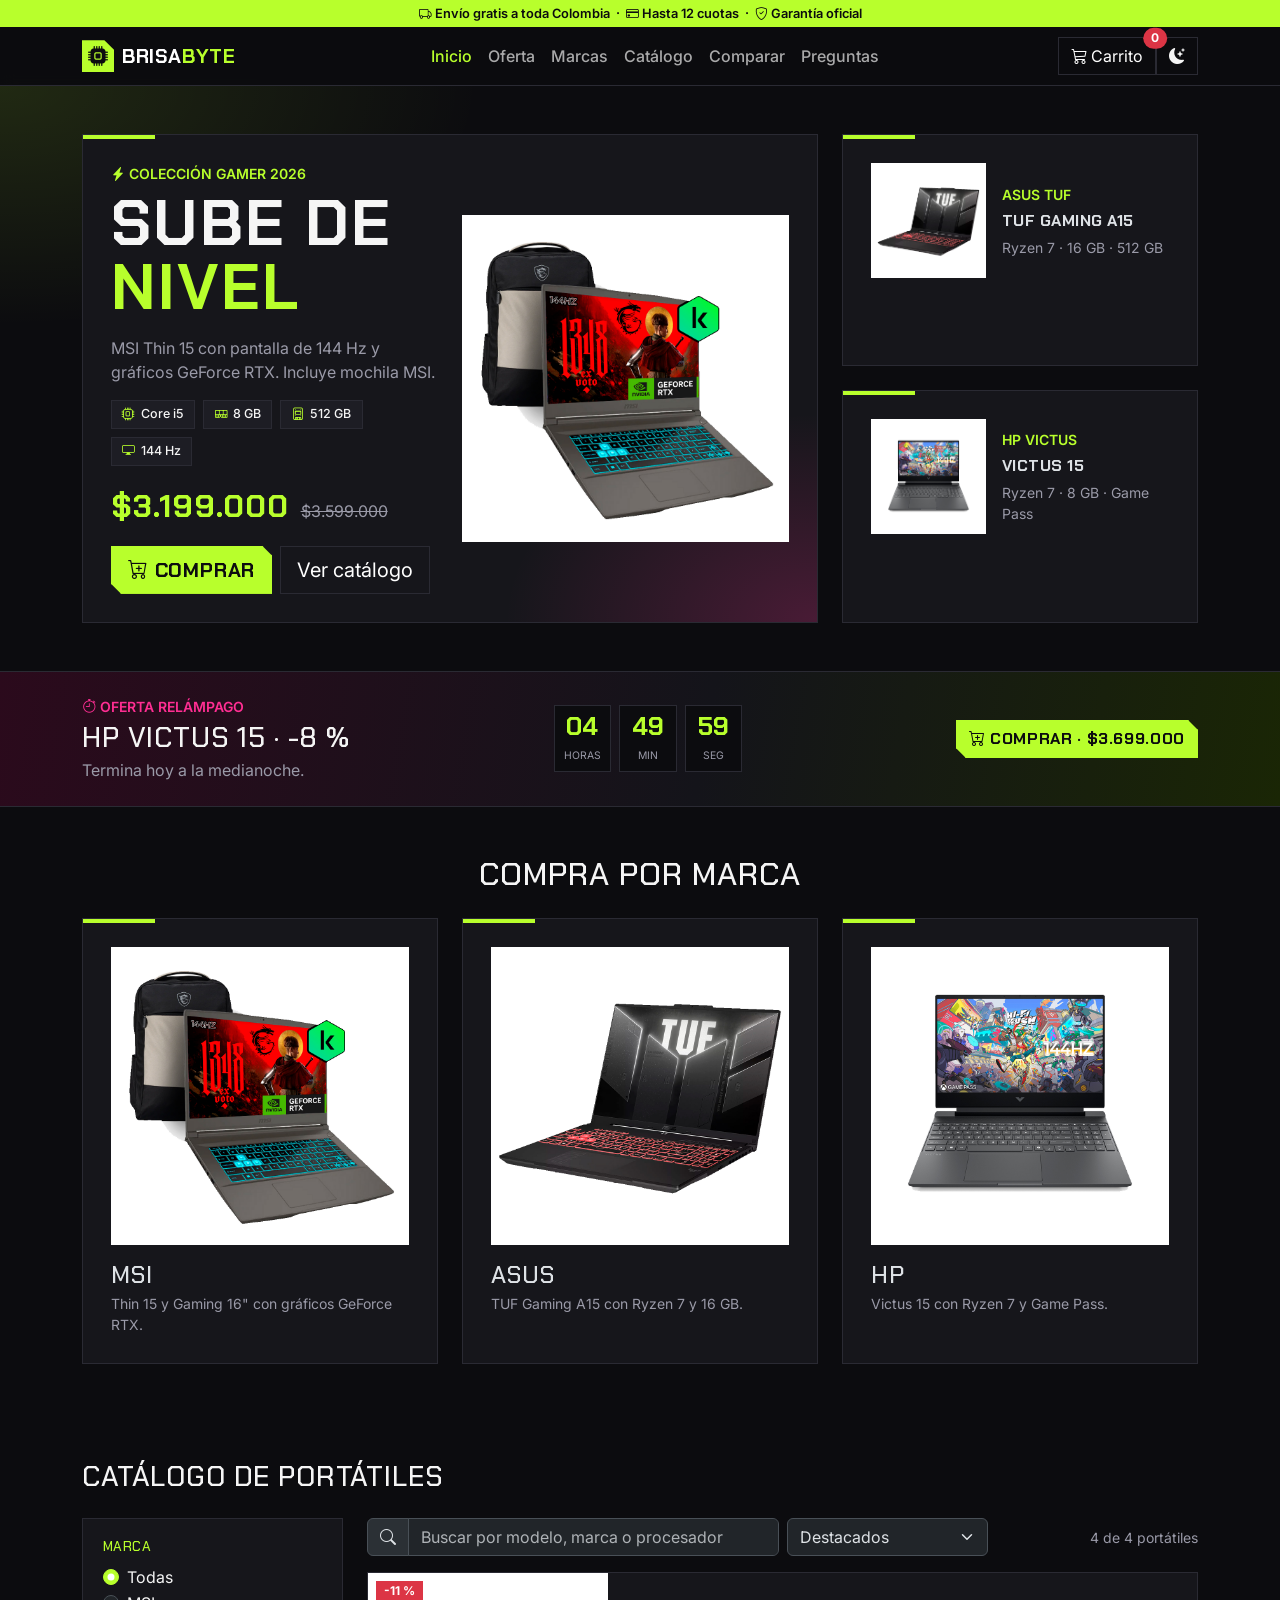
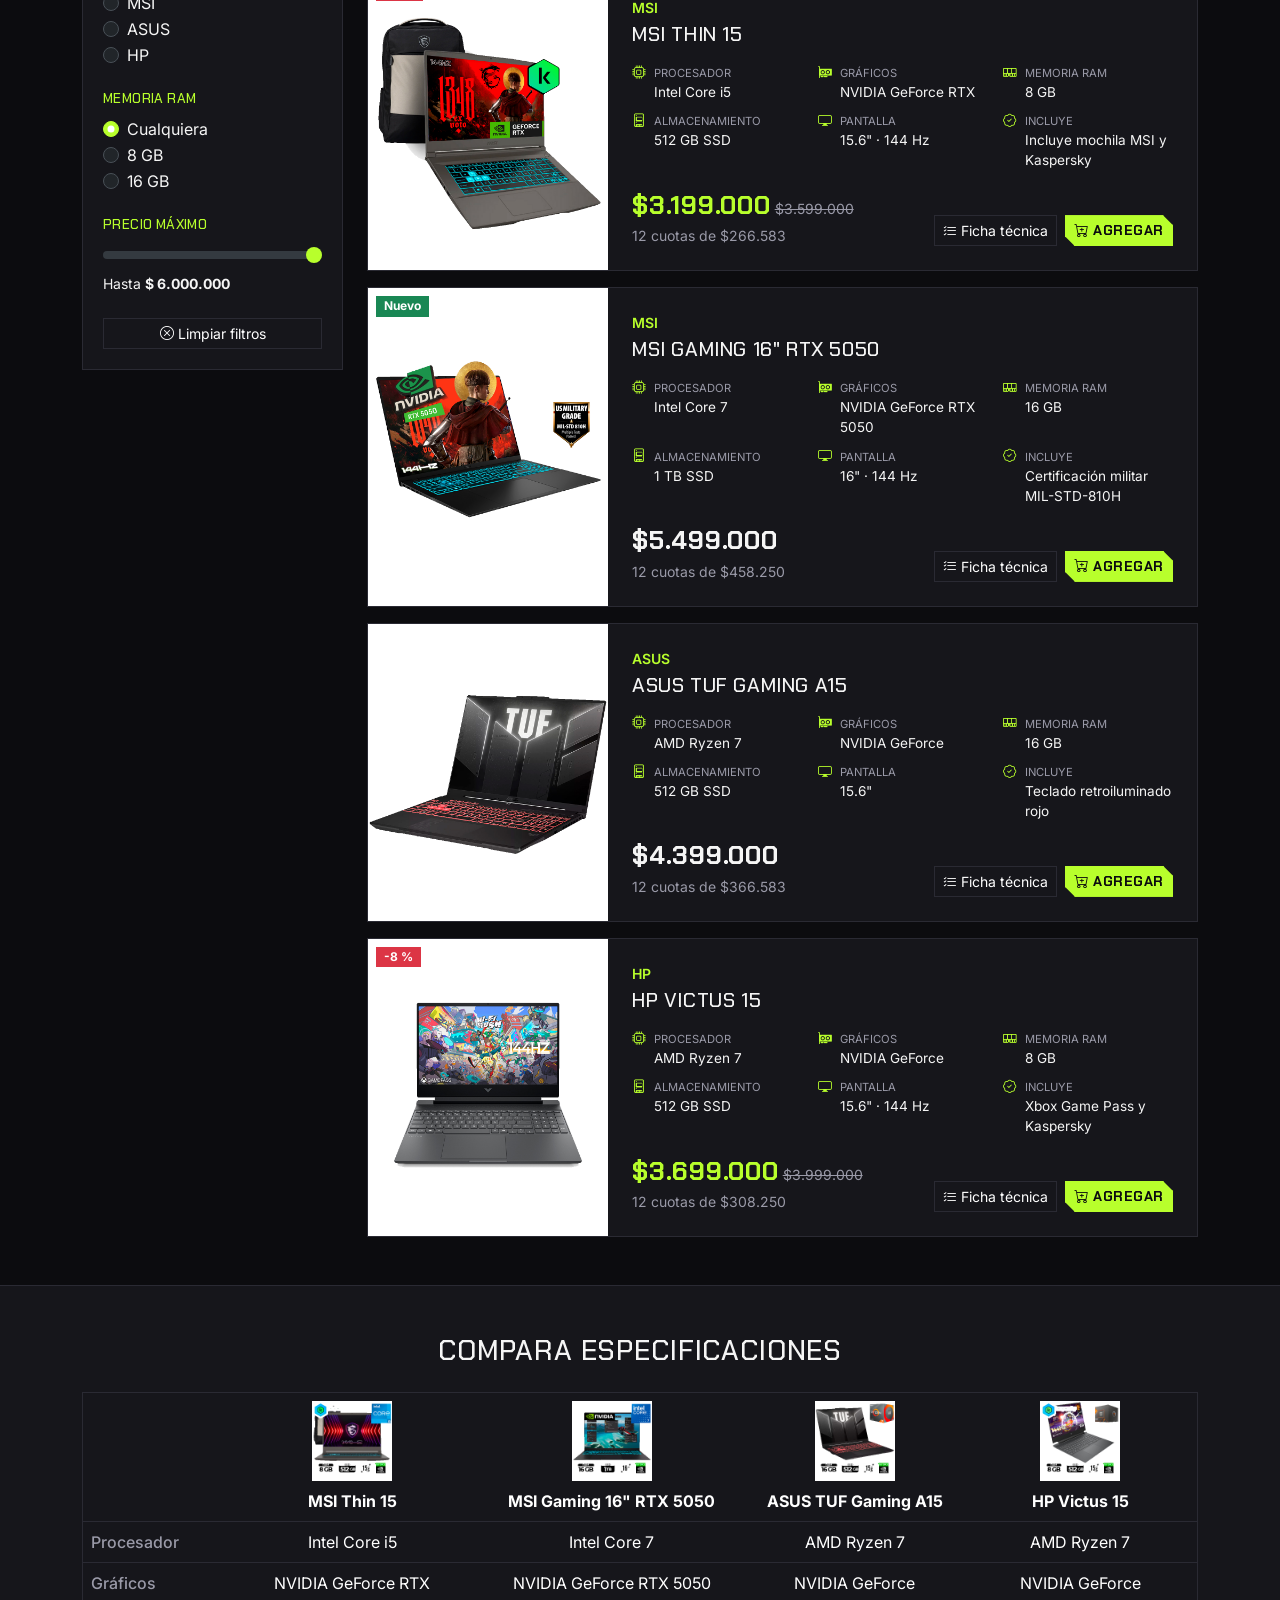
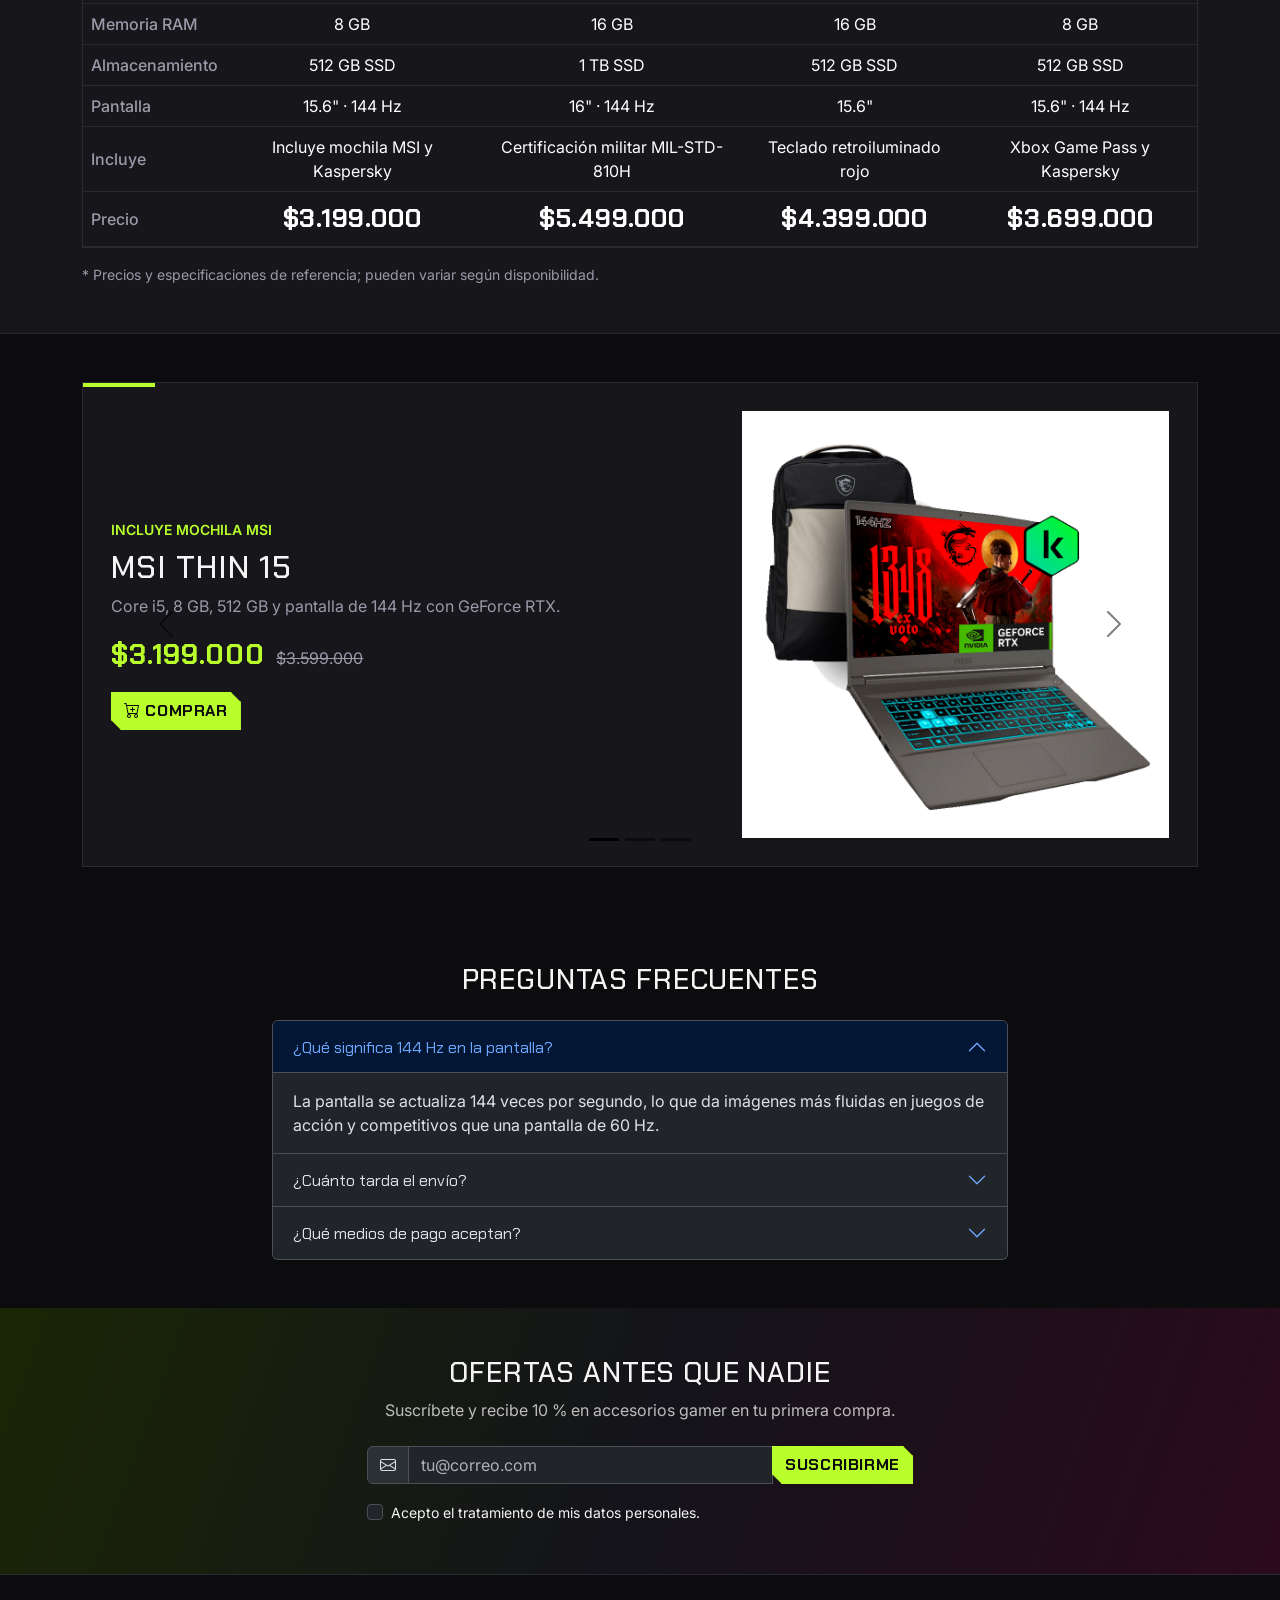
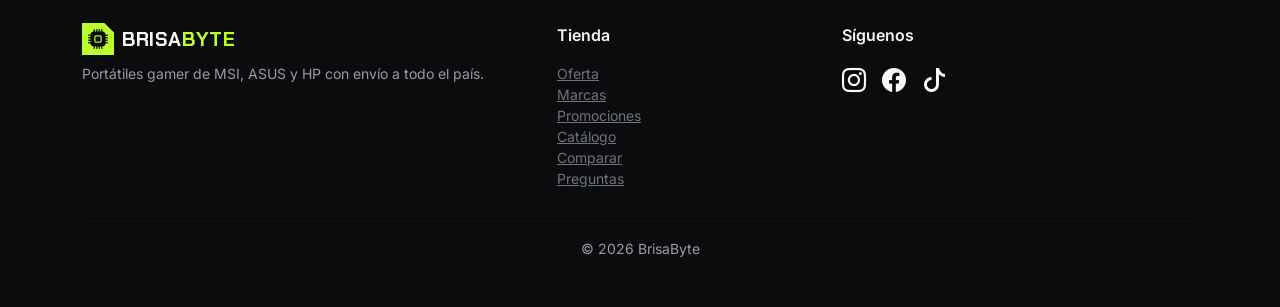
<file: index.html>
<!doctype html>
<html lang="es" data-bs-theme="dark">
<head>
  <meta charset="utf-8">
  <meta name="viewport" content="width=device-width, initial-scale=1">
  <title>BrisaByte | Portátiles gamer</title>
  <link rel="stylesheet"
        href="https://cdn.jsdelivr.net/npm/bootstrap@5.3.8/dist/css/bootstrap.min.css"
        integrity="sha384-sRIl4kxILFvY47J16cr9ZwB07vP4J8+LH7qKQnuqkuIAvNWLzeN8tE5YBujZqJLB"
        crossorigin="anonymous">
  <link rel="stylesheet"
        href="https://cdn.jsdelivr.net/npm/bootstrap-icons@1.13.1/font/bootstrap-icons.min.css">
  <link rel="preconnect" href="https://fonts.googleapis.com">
  <link rel="preconnect" href="https://fonts.gstatic.com" crossorigin>
  <link rel="stylesheet"
        href="https://fonts.googleapis.com/css2?family=Chakra+Petch:wght@500;600;700&family=Inter:wght@400;500;600&display=swap">

  <link rel="stylesheet" href="css/estilos.css">
  <link rel="icon" type="image/png" href="img/logo.png">
</head>
<body>

  <div class="anuncio text-center py-1 px-2">
    <i class="bi bi-truck"></i> Envío gratis a toda Colombia &nbsp;·&nbsp;
    <i class="bi bi-credit-card"></i> Hasta 12 cuotas &nbsp;·&nbsp;
    <i class="bi bi-shield-check"></i> Garantía oficial
  </div>

  <header class="sticky-top">
    <nav class="navbar navbar-expand-lg border-bottom" aria-label="Menú principal">
      <div class="container">
        <a class="navbar-brand d-flex align-items-center gap-2 fw-bold" href="#inicio">
          <span class="logo-b"><i class="bi bi-cpu-fill"></i></span>
          <span>Brisa<span class="text-lima">Byte</span></span>
        </a>
        <button class="navbar-toggler" type="button" data-bs-toggle="collapse"
                data-bs-target="#menuTienda" aria-controls="menuTienda"
                aria-expanded="false" aria-label="Abrir menú">
          <span class="navbar-toggler-icon"></span>
        </button>
        <div class="collapse navbar-collapse" id="menuTienda">
          <ul class="navbar-nav mx-auto mb-2 mb-lg-0">
            <li class="nav-item">
              <a class="nav-link active" aria-current="page" href="#inicio">Inicio</a>
            </li>
            <li class="nav-item"><a class="nav-link" href="#oferta">Oferta</a></li>
            <li class="nav-item"><a class="nav-link" href="#marcas">Marcas</a></li>
            <li class="nav-item"><a class="nav-link" href="#catalogo-seccion">Catálogo</a></li>
            <li class="nav-item"><a class="nav-link" href="#comparar">Comparar</a></li>
            <li class="nav-item"><a class="nav-link" href="#preguntas">Preguntas</a></li>
          </ul>
          <button class="btn btn-contorno position-relative" type="button"
                  data-bs-toggle="offcanvas" data-bs-target="#panelCarrito"
                  aria-controls="panelCarrito"
                  data-bs-title="Ver carrito" data-bs-placement="bottom">
            <i class="bi bi-cart3"></i> Carrito
            <span class="position-absolute top-0 start-100 translate-middle
                         badge rounded-pill text-bg-danger" id="contadorCarrito">0</span>
          </button>

          <button id="btnTema" class="btn btn-modo-oscuro" type="button"
                  data-bs-toggle="tooltip" data-bs-title="Cambiar modo oscuro/claro"
                  data-bs-placement="bottom">
          <i class="bi bi-moon-stars-fill"></i>
          </button>
        </div>
      </div>
    </nav>
  </header>

  <main>
    <!-- ===== HERO TIPO BENTO ===== -->
    <section class="py-5 hero" id="inicio">
      <div class="container">
        <div class="row g-3 g-lg-4">
          <div class="col-lg-8">
            <div class="bento bento-principal">
              <div class="row align-items-center g-4">
                <div class="col-md-6">
                  <p class="text-lima fw-semibold text-uppercase small mb-2">
                    <i class="bi bi-lightning-charge-fill"></i> Colección gamer 2026
                  </p>
                  <h1 class="hero-titulo mb-3">Sube de <span class="text-lima">nivel</span></h1>
                  <p class="suave mb-3">
                    MSI Thin 15 con pantalla de 144 Hz y gráficos GeForce RTX. Incluye mochila MSI.
                  </p>
                  <div class="d-flex flex-wrap gap-2 mb-3">
                    <span class="chip"><i class="bi bi-cpu"></i> Core i5</span>
                    <span class="chip"><i class="bi bi-memory"></i> 8 GB</span>
                    <span class="chip"><i class="bi bi-device-ssd"></i> 512 GB</span>
                    <span class="chip"><i class="bi bi-display"></i> 144 Hz</span>
                  </div>
                  <p class="mb-3">
                    <span class="precio fs-2 text-lima">$3.199.000</span>
                    <del class="suave ms-2">$3.599.000</del>
                  </p>
                  <div class="d-flex flex-wrap gap-2">
                    <button type="button" class="btn btn-lima btn-lg btn-agregar"
                            data-nombre="MSI Thin 15" data-precio="3199000">
                      <i class="bi bi-cart-plus"></i> Comprar
                    </button>
                    <a href="#catalogo-seccion" class="btn btn-contorno btn-lg">Ver catálogo</a>
                  </div>
                </div>
                <div class="col-md-6">
                  <div class="foto-blanca">
                    <img src="img/produ1.png" width="900" height="900"
                         alt="Portátil gamer MSI Thin 15 con mochila">
                  </div>
                </div>
              </div>
            </div>
          </div>
          <div class="col-lg-4 d-flex flex-column gap-3 gap-lg-4">
            <a href="#catalogo-seccion" class="bento text-decoration-none text-body" data-ir-marca="asus">
              <div class="row g-3 align-items-center">
                <div class="col-5"><div class="foto-blanca"><img src="img/produ3.png" width="900" height="900" alt="ASUS TUF Gaming A15"></div></div>
                <div class="col-7">
                  <p class="small text-lima text-uppercase fw-semibold mb-1">ASUS TUF</p>
                  <p class="tit fw-bold mb-1">TUF Gaming A15</p>
                  <p class="small suave mb-0">Ryzen 7 · 16 GB · 512 GB</p>
                </div>
              </div>
            </a>
            <a href="#catalogo-seccion" class="bento text-decoration-none text-body" data-ir-marca="hp">
              <div class="row g-3 align-items-center">
                <div class="col-5"><div class="foto-blanca"><img src="img/produ4.png" width="900" height="900" alt="HP Victus 15"></div></div>
                <div class="col-7">
                  <p class="small text-lima text-uppercase fw-semibold mb-1">HP Victus</p>
                  <p class="tit fw-bold mb-1">Victus 15</p>
                  <p class="small suave mb-0">Ryzen 7 · 8 GB · Game Pass</p>
                </div>
              </div>
            </a>
          </div>
        </div>
      </div>
    </section>

    <!-- ===== OFERTA RELÁMPAGO ===== -->
    <section class="relampago py-4" id="oferta">
      <div class="container">
        <div class="row align-items-center g-3">
          <div class="col-lg-5">
            <p class="text-magenta fw-semibold text-uppercase small mb-1">
              <i class="bi bi-stopwatch"></i> Oferta relámpago
            </p>
            <h2 class="h3 mb-1">HP Victus 15 · -8 %</h2>
            <p class="suave mb-0">Termina hoy a la medianoche.</p>
          </div>
          <div class="col-lg-4">
            <div class="cuenta" role="timer" aria-label="Tiempo restante de la oferta">
              <div><strong id="cuentaHoras">00</strong><span>horas</span></div>
              <div><strong id="cuentaMinutos">00</strong><span>min</span></div>
              <div><strong id="cuentaSegundos">00</strong><span>seg</span></div>
            </div>
          </div>
          <div class="col-lg-3 text-lg-end">
            <button type="button" class="btn btn-lima btn-agregar"
                    data-nombre="HP Victus 15" data-precio="3699000">
              <i class="bi bi-cart-plus"></i> Comprar · $3.699.000
            </button>
          </div>
        </div>
      </div>
    </section>

    <!-- ===== COMPRA POR MARCA (adaptado de «Categorías» de Brisa Moda) ===== -->
    <section class="py-5" id="marcas">
      <div class="container">
        <h2 class="text-center mb-4">Compra por marca</h2>
        <div class="row g-3 g-lg-4">
          <div class="col-md-4">
            <a href="#catalogo-seccion" class="bento marca-card text-decoration-none text-body d-block"
               data-ir-marca="msi">
              <div class="foto-blanca mb-3">
                <img src="img/produ1.png" width="900" height="900" alt="Portátiles gamer MSI">
              </div>
              <h3 class="h4 mb-1">MSI</h3>
              <p class="small suave mb-0">Thin 15 y Gaming 16&quot; con gráficos GeForce RTX.</p>
            </a>
          </div>
          <div class="col-md-4">
            <a href="#catalogo-seccion" class="bento marca-card text-decoration-none text-body d-block"
               data-ir-marca="asus">
              <div class="foto-blanca mb-3">
                <img src="img/produ3.png" width="900" height="900" alt="Portátil gamer ASUS TUF">
              </div>
              <h3 class="h4 mb-1">ASUS</h3>
              <p class="small suave mb-0">TUF Gaming A15 con Ryzen 7 y 16 GB.</p>
            </a>
          </div>
          <div class="col-md-4">
            <a href="#catalogo-seccion" class="bento marca-card text-decoration-none text-body d-block"
               data-ir-marca="hp">
              <div class="foto-blanca mb-3">
                <img src="img/produ4.png" width="900" height="900" alt="Portátil gamer HP Victus">
              </div>
              <h3 class="h4 mb-1">HP</h3>
              <p class="small suave mb-0">Victus 15 con Ryzen 7 y Game Pass.</p>
            </a>
          </div>
        </div>
      </div>
    </section>

    <!-- ===== CATÁLOGO CON FILTROS ===== -->
    <section class="py-5" id="catalogo-seccion">
      <div class="container">
        <div class="d-flex flex-wrap justify-content-between align-items-end gap-2 mb-4">
          <h2 class="h3 mb-0">Catálogo de portátiles</h2>
          <button class="btn btn-contorno d-lg-none" type="button" data-bs-toggle="collapse"
                  data-bs-target="#panelFiltros" aria-expanded="false" aria-controls="panelFiltros">
            <i class="bi bi-funnel"></i> Filtros
          </button>
        </div>

        <div class="row g-4">
          <aside class="col-lg-3">
            <div class="collapse d-lg-block filtros-sticky" id="panelFiltros">
              <div class="filtros">
                <div class="mb-4">
                  <h3 class="tit">Marca</h3>
                  <div class="form-check">
                    <input class="form-check-input" type="radio" name="marca" id="marcaTodas" value="todas" checked>
                    <label class="form-check-label" for="marcaTodas">Todas</label>
                  </div>
                  <div class="form-check">
                    <input class="form-check-input" type="radio" name="marca" id="marca-msi" value="msi">
                    <label class="form-check-label" for="marca-msi">MSI</label>
                  </div>
                  <div class="form-check">
                    <input class="form-check-input" type="radio" name="marca" id="marca-asus" value="asus">
                    <label class="form-check-label" for="marca-asus">ASUS</label>
                  </div>
                  <div class="form-check">
                    <input class="form-check-input" type="radio" name="marca" id="marca-hp" value="hp">
                    <label class="form-check-label" for="marca-hp">HP</label>
                  </div>
                </div>
                <div class="mb-4">
                  <h3 class="tit">Memoria RAM</h3>
                  <div class="form-check">
                    <input class="form-check-input" type="radio" name="ram" id="ramTodas" value="todas" checked>
                    <label class="form-check-label" for="ramTodas">Cualquiera</label>
                  </div>
                  <div class="form-check">
                    <input class="form-check-input" type="radio" name="ram" id="ram8" value="8">
                    <label class="form-check-label" for="ram8">8 GB</label>
                  </div>
                  <div class="form-check">
                    <input class="form-check-input" type="radio" name="ram" id="ram16" value="16">
                    <label class="form-check-label" for="ram16">16 GB</label>
                  </div>
                </div>
                <div class="mb-4">
                  <h3 class="tit">Precio máximo</h3>
                  <input type="range" class="form-range" id="rangoPrecio" min="3000000"
                         max="6000000" step="100000" value="6000000"
                         aria-label="Precio máximo">
                  <p class="small mb-0">Hasta <strong id="etiquetaPrecio"></strong></p>
                </div>
                <button type="button" class="btn btn-contorno btn-sm w-100" id="btnLimpiar">
                  <i class="bi bi-x-circle"></i> Limpiar filtros
                </button>
              </div>
            </div>
          </aside>

          <div class="col-lg-9">
            <div class="row g-2 align-items-center mb-3">
              <div class="col-md-6">
                <div class="input-group">
                  <span class="input-group-text"><i class="bi bi-search"></i></span>
                  <input type="search" class="form-control" id="buscador"
                         placeholder="Buscar por modelo, marca o procesador"
                         aria-label="Buscar portátil">
                </div>
              </div>
              <div class="col-6 col-md-3">
                <select class="form-select" id="ordenar" aria-label="Ordenar por">
                  <option value="relevancia" selected>Destacados</option>
                  <option value="menor">Menor precio</option>
                  <option value="mayor">Mayor precio</option>
                </select>
              </div>
              <div class="col-6 col-md-3 text-end small suave" id="contadorResultados" aria-live="polite"></div>
            </div>

            <div class="d-grid gap-3" id="catalogo">

          <article class="item" data-marca="msi" data-ram="8"
                   data-precio="3199000" data-busqueda="MSI Thin 15 MSI Intel Core i5 NVIDIA GeForce RTX">
            <div class="item-foto">
              <span class="badge text-bg-danger rounded-0 position-absolute top-0 start-0 m-2">-11 %</span>
              <img src="img/produ1.png" width="900" height="900" alt="Portátil gamer MSI Thin 15">
            </div>
            <div class="p-3 p-md-4 d-flex flex-column flex-grow-1">
              <p class="small text-lima fw-semibold text-uppercase mb-1">MSI</p>
              <h3 class="h5 tit mb-3">MSI Thin 15</h3>
              <div class="specs mb-3">
                <div><i class="bi bi-cpu"></i><span><small>Procesador</small>Intel Core i5</span></div>
                <div><i class="bi bi-gpu-card"></i><span><small>Gráficos</small>NVIDIA GeForce RTX</span></div>
                <div><i class="bi bi-memory"></i><span><small>Memoria RAM</small>8 GB</span></div>
                <div><i class="bi bi-device-ssd"></i><span><small>Almacenamiento</small>512 GB SSD</span></div>
                <div><i class="bi bi-display"></i><span><small>Pantalla</small>15.6" · 144 Hz</span></div>
                <div><i class="bi bi-patch-check"></i><span><small>Incluye</small>Incluye mochila MSI y Kaspersky</span></div>
              </div>
              <div class="mt-auto d-flex flex-wrap align-items-end justify-content-between gap-3">
                <div>
                  <p class="mb-0"><span class="precio text-lima">$3.199.000</span> <del class="small suave">$3.599.000</del></p>
                  <p class="small suave mb-0">12 cuotas de $266.583</p>
                </div>
                <div class="d-flex gap-2">
                  <button type="button" class="btn btn-contorno btn-sm"
                          data-bs-toggle="modal" data-bs-target="#modalProducto"
                          data-nombre="MSI Thin 15" data-precio="3199000"
                          data-imagen="img/produ1.png"
                          data-descripcion="Incluye mochila MSI y Kaspersky."
                          data-specs="Procesador: Intel Core i5|Gráficos: NVIDIA GeForce RTX|Memoria RAM: 8 GB|Almacenamiento: 512 GB SSD|Pantalla: 15.6&quot; a 144 Hz|Incluye mochila MSI y Kaspersky">
                    <i class="bi bi-list-check"></i> Ficha técnica
                  </button>
                  <button type="button" class="btn btn-lima btn-sm btn-agregar"
                          data-nombre="MSI Thin 15" data-precio="3199000">
                    <i class="bi bi-cart-plus"></i> Agregar
                  </button>
                </div>
              </div>
            </div>
          </article>

          <article class="item" data-marca="msi" data-ram="16"
                   data-precio="5499000" data-busqueda="MSI Gaming 16&quot; RTX 5050 MSI Intel Core 7 NVIDIA GeForce RTX 5050">
            <div class="item-foto">
              <span class="badge bg-success rounded-0 position-absolute top-0 start-0 m-2">Nuevo</span>
              <img src="img/produ2.png" width="900" height="900" alt="Portátil gamer MSI Gaming 16&quot; RTX 5050">
            </div>
            <div class="p-3 p-md-4 d-flex flex-column flex-grow-1">
              <p class="small text-lima fw-semibold text-uppercase mb-1">MSI</p>
              <h3 class="h5 tit mb-3">MSI Gaming 16" RTX 5050</h3>
              <div class="specs mb-3">
                <div><i class="bi bi-cpu"></i><span><small>Procesador</small>Intel Core 7</span></div>
                <div><i class="bi bi-gpu-card"></i><span><small>Gráficos</small>NVIDIA GeForce RTX 5050</span></div>
                <div><i class="bi bi-memory"></i><span><small>Memoria RAM</small>16 GB</span></div>
                <div><i class="bi bi-device-ssd"></i><span><small>Almacenamiento</small>1 TB SSD</span></div>
                <div><i class="bi bi-display"></i><span><small>Pantalla</small>16" · 144 Hz</span></div>
                <div><i class="bi bi-patch-check"></i><span><small>Incluye</small>Certificación militar MIL-STD-810H</span></div>
              </div>
              <div class="mt-auto d-flex flex-wrap align-items-end justify-content-between gap-3">
                <div>
                  <p class="mb-0"><span class="precio">$5.499.000</span></p>
                  <p class="small suave mb-0">12 cuotas de $458.250</p>
                </div>
                <div class="d-flex gap-2">
                  <button type="button" class="btn btn-contorno btn-sm"
                          data-bs-toggle="modal" data-bs-target="#modalProducto"
                          data-nombre="MSI Gaming 16&quot; RTX 5050" data-precio="5499000"
                          data-imagen="img/produ2.png"
                          data-descripcion="Certificación militar MIL-STD-810H."
                          data-specs="Procesador: Intel Core 7|Gráficos: NVIDIA GeForce RTX 5050|Memoria RAM: 16 GB|Almacenamiento: 1 TB SSD|Pantalla: 16&quot; a 144 Hz|Certificación militar MIL-STD-810H">
                    <i class="bi bi-list-check"></i> Ficha técnica
                  </button>
                  <button type="button" class="btn btn-lima btn-sm btn-agregar"
                          data-nombre="MSI Gaming 16&quot; RTX 5050" data-precio="5499000">
                    <i class="bi bi-cart-plus"></i> Agregar
                  </button>
                </div>
              </div>
            </div>
          </article>

          <article class="item" data-marca="asus" data-ram="16"
                   data-precio="4399000" data-busqueda="ASUS TUF Gaming A15 ASUS AMD Ryzen 7 NVIDIA GeForce">
            <div class="item-foto">
              
              <img src="img/produ3.png" width="900" height="900" alt="Portátil gamer ASUS TUF Gaming A15">
            </div>
            <div class="p-3 p-md-4 d-flex flex-column flex-grow-1">
              <p class="small text-lima fw-semibold text-uppercase mb-1">ASUS</p>
              <h3 class="h5 tit mb-3">ASUS TUF Gaming A15</h3>
              <div class="specs mb-3">
                <div><i class="bi bi-cpu"></i><span><small>Procesador</small>AMD Ryzen 7</span></div>
                <div><i class="bi bi-gpu-card"></i><span><small>Gráficos</small>NVIDIA GeForce</span></div>
                <div><i class="bi bi-memory"></i><span><small>Memoria RAM</small>16 GB</span></div>
                <div><i class="bi bi-device-ssd"></i><span><small>Almacenamiento</small>512 GB SSD</span></div>
                <div><i class="bi bi-display"></i><span><small>Pantalla</small>15.6"</span></div>
                <div><i class="bi bi-patch-check"></i><span><small>Incluye</small>Teclado retroiluminado rojo</span></div>
              </div>
              <div class="mt-auto d-flex flex-wrap align-items-end justify-content-between gap-3">
                <div>
                  <p class="mb-0"><span class="precio">$4.399.000</span></p>
                  <p class="small suave mb-0">12 cuotas de $366.583</p>
                </div>
                <div class="d-flex gap-2">
                  <button type="button" class="btn btn-contorno btn-sm"
                          data-bs-toggle="modal" data-bs-target="#modalProducto"
                          data-nombre="ASUS TUF Gaming A15" data-precio="4399000"
                          data-imagen="img/produ3.png"
                          data-descripcion="Teclado retroiluminado rojo."
                          data-specs="Procesador: AMD Ryzen 7|Gráficos: NVIDIA GeForce|Memoria RAM: 16 GB|Almacenamiento: 512 GB SSD|Pantalla: 15.6&quot;|Teclado retroiluminado rojo">
                    <i class="bi bi-list-check"></i> Ficha técnica
                  </button>
                  <button type="button" class="btn btn-lima btn-sm btn-agregar"
                          data-nombre="ASUS TUF Gaming A15" data-precio="4399000">
                    <i class="bi bi-cart-plus"></i> Agregar
                  </button>
                </div>
              </div>
            </div>
          </article>

          <article class="item" data-marca="hp" data-ram="8"
                   data-precio="3699000" data-busqueda="HP Victus 15 HP AMD Ryzen 7 NVIDIA GeForce">
            <div class="item-foto">
              <span class="badge text-bg-danger rounded-0 position-absolute top-0 start-0 m-2">-8 %</span>
              <img src="img/produ4.png" width="900" height="900" alt="Portátil gamer HP Victus 15">
            </div>
            <div class="p-3 p-md-4 d-flex flex-column flex-grow-1">
              <p class="small text-lima fw-semibold text-uppercase mb-1">HP</p>
              <h3 class="h5 tit mb-3">HP Victus 15</h3>
              <div class="specs mb-3">
                <div><i class="bi bi-cpu"></i><span><small>Procesador</small>AMD Ryzen 7</span></div>
                <div><i class="bi bi-gpu-card"></i><span><small>Gráficos</small>NVIDIA GeForce</span></div>
                <div><i class="bi bi-memory"></i><span><small>Memoria RAM</small>8 GB</span></div>
                <div><i class="bi bi-device-ssd"></i><span><small>Almacenamiento</small>512 GB SSD</span></div>
                <div><i class="bi bi-display"></i><span><small>Pantalla</small>15.6" · 144 Hz</span></div>
                <div><i class="bi bi-patch-check"></i><span><small>Incluye</small>Xbox Game Pass y Kaspersky</span></div>
              </div>
              <div class="mt-auto d-flex flex-wrap align-items-end justify-content-between gap-3">
                <div>
                  <p class="mb-0"><span class="precio text-lima">$3.699.000</span> <del class="small suave">$3.999.000</del></p>
                  <p class="small suave mb-0">12 cuotas de $308.250</p>
                </div>
                <div class="d-flex gap-2">
                  <button type="button" class="btn btn-contorno btn-sm"
                          data-bs-toggle="modal" data-bs-target="#modalProducto"
                          data-nombre="HP Victus 15" data-precio="3699000"
                          data-imagen="img/produ4.png"
                          data-descripcion="Xbox Game Pass y Kaspersky."
                          data-specs="Procesador: AMD Ryzen 7|Gráficos: NVIDIA GeForce|Memoria RAM: 8 GB|Almacenamiento: 512 GB SSD|Pantalla: 15.6&quot; a 144 Hz|Xbox Game Pass y Kaspersky">
                    <i class="bi bi-list-check"></i> Ficha técnica
                  </button>
                  <button type="button" class="btn btn-lima btn-sm btn-agregar"
                          data-nombre="HP Victus 15" data-precio="3699000">
                    <i class="bi bi-cart-plus"></i> Agregar
                  </button>
                </div>
              </div>
            </div>
          </article>

            </div>
            <p class="text-center suave py-5 d-none" id="sinResultados">
              <i class="bi bi-emoji-frown fs-2 d-block"></i>
              No hay portátiles con esos filtros. Prueba a limpiarlos.
            </p>
          </div>
        </div>
      </div>
    </section>

    <!-- ===== COMPARADOR ===== -->
    <section class="py-5 bg-panel border-top border-bottom borde" id="comparar">
      <div class="container">
        <h2 class="h3 text-center mb-4">Compara especificaciones</h2>
        <div class="table-responsive border borde">
          <table class="table table-dark align-middle mb-0 tabla-comparar">
            <thead>
              <tr><th scope="col"><span class="visually-hidden">Característica</span></th><th scope="col" class="text-center"><img src="img/produmini2.png" alt="MSI Thin 15" width="80" height="80" class="mb-2"><br>MSI Thin 15</th><th scope="col" class="text-center"><img src="img/produmini3.png" alt="MSI Gaming 16&quot; RTX 5050" width="80" height="80" class="mb-2"><br>MSI Gaming 16" RTX 5050</th><th scope="col" class="text-center"><img src="img/produmini4.png" alt="ASUS TUF Gaming A15" width="80" height="80" class="mb-2"><br>ASUS TUF Gaming A15</th><th scope="col" class="text-center"><img src="img/produ4mini.png" alt="HP Victus 15" width="80" height="80" class="mb-2"><br>HP Victus 15</th></tr>
            </thead>
            <tbody>
<tr><th scope="row">Procesador</th><td class="text-center">Intel Core i5</td><td class="text-center">Intel Core 7</td><td class="text-center">AMD Ryzen 7</td><td class="text-center">AMD Ryzen 7</td></tr>
<tr><th scope="row">Gráficos</th><td class="text-center">NVIDIA GeForce RTX</td><td class="text-center">NVIDIA GeForce RTX 5050</td><td class="text-center">NVIDIA GeForce</td><td class="text-center">NVIDIA GeForce</td></tr>
<tr><th scope="row">Memoria RAM</th><td class="text-center">8 GB</td><td class="text-center">16 GB</td><td class="text-center">16 GB</td><td class="text-center">8 GB</td></tr>
<tr><th scope="row">Almacenamiento</th><td class="text-center">512 GB SSD</td><td class="text-center">1 TB SSD</td><td class="text-center">512 GB SSD</td><td class="text-center">512 GB SSD</td></tr>
<tr><th scope="row">Pantalla</th><td class="text-center">15.6" · 144 Hz</td><td class="text-center">16" · 144 Hz</td><td class="text-center">15.6"</td><td class="text-center">15.6" · 144 Hz</td></tr>
<tr><th scope="row">Incluye</th><td class="text-center">Incluye mochila MSI y Kaspersky</td><td class="text-center">Certificación militar MIL-STD-810H</td><td class="text-center">Teclado retroiluminado rojo</td><td class="text-center">Xbox Game Pass y Kaspersky</td></tr>
<tr><th scope="row">Precio</th><td class="text-center"><span class="precio">$3.199.000</span></td><td class="text-center"><span class="precio">$5.499.000</span></td><td class="text-center"><span class="precio">$4.399.000</span></td><td class="text-center"><span class="precio">$3.699.000</span></td></tr>
            </tbody>
          </table>
        </div>
        <p class="small suave mt-3 mb-0">
          * Precios y especificaciones de referencia; pueden variar según disponibilidad.
        </p>
      </div>
    </section>

    <!-- ===== CARRUSEL DE PROMOCIONES (de Brisa Moda) ===== -->
    <section class="py-5" id="promos">
      <div class="container">
        <div id="carruselPromos" class="carousel slide carrusel-promos" data-bs-ride="carousel">
          <div class="carousel-indicators">
            <button type="button" data-bs-target="#carruselPromos" data-bs-slide-to="0"
                    class="active" aria-current="true" aria-label="Promoción 1"></button>
            <button type="button" data-bs-target="#carruselPromos" data-bs-slide-to="1"
                    aria-label="Promoción 2"></button>
            <button type="button" data-bs-target="#carruselPromos" data-bs-slide-to="2"
                    aria-label="Promoción 3"></button>
          </div>
          <div class="carousel-inner">
          <div class="carousel-item active">
            <div class="bento slide-promo">
              <div class="row align-items-center g-4">
                <div class="col-md-7">
                  <p class="text-lima fw-semibold text-uppercase small mb-2">Incluye mochila MSI</p>
                  <h3 class="h2 mb-2">MSI Thin 15</h3>
                  <p class="suave mb-3">Core i5, 8 GB, 512 GB y pantalla de 144 Hz con GeForce RTX.</p>
                  <p class="mb-3">
                    <span class="precio fs-3 text-lima">$3.199.000</span>
                        <del class="suave ms-2">$3.599.000</del>
                  </p>
                  <button type="button" class="btn btn-lima btn-agregar"
                          data-nombre="MSI Thin 15" data-precio="3199000">
                    <i class="bi bi-cart-plus"></i> Comprar
                  </button>
                </div>
                <div class="col-md-5 d-none d-md-block">
                  <div class="foto-blanca">
                    <img src="img/produ1.png" width="900" height="900" alt="MSI Thin 15 con mochila">
                  </div>
                </div>
              </div>
            </div>
          </div>
          <div class="carousel-item">
            <div class="bento slide-promo">
              <div class="row align-items-center g-4">
                <div class="col-md-7">
                  <p class="text-lima fw-semibold text-uppercase small mb-2">Oferta relámpago · -8 %</p>
                  <h3 class="h2 mb-2">HP Victus 15</h3>
                  <p class="suave mb-3">Ryzen 7, 8 GB y Game Pass. Termina hoy a la medianoche.</p>
                  <p class="mb-3">
                    <span class="precio fs-3 text-lima">$3.699.000</span>
                  </p>
                  <button type="button" class="btn btn-lima btn-agregar"
                          data-nombre="HP Victus 15" data-precio="3699000">
                    <i class="bi bi-cart-plus"></i> Comprar
                  </button>
                </div>
                <div class="col-md-5 d-none d-md-block">
                  <div class="foto-blanca">
                    <img src="img/produ4.png" width="900" height="900" alt="HP Victus 15">
                  </div>
                </div>
              </div>
            </div>
          </div>
          <div class="carousel-item">
            <div class="bento slide-promo">
              <div class="row align-items-center g-4">
                <div class="col-md-7">
                  <p class="text-lima fw-semibold text-uppercase small mb-2">Envío gratis a toda Colombia</p>
                  <h3 class="h2 mb-2">ASUS TUF Gaming A15</h3>
                  <p class="suave mb-3">Ryzen 7, 16 GB y 512 GB. Hasta 12 cuotas y garantía oficial.</p>
                  <p class="mb-3">
                    <span class="precio fs-3 text-lima">$4.399.000</span>
                  </p>
                  <button type="button" class="btn btn-lima btn-agregar"
                          data-nombre="ASUS TUF Gaming A15" data-precio="4399000">
                    <i class="bi bi-cart-plus"></i> Comprar
                  </button>
                </div>
                <div class="col-md-5 d-none d-md-block">
                  <div class="foto-blanca">
                    <img src="img/produ3.png" width="900" height="900" alt="ASUS TUF Gaming A15">
                  </div>
                </div>
              </div>
            </div>
          </div>
          </div>
          <button class="carousel-control-prev" type="button"
                  data-bs-target="#carruselPromos" data-bs-slide="prev">
            <span class="carousel-control-prev-icon" aria-hidden="true"></span>
            <span class="visually-hidden">Anterior</span>
          </button>
          <button class="carousel-control-next" type="button"
                  data-bs-target="#carruselPromos" data-bs-slide="next">
            <span class="carousel-control-next-icon" aria-hidden="true"></span>
            <span class="visually-hidden">Siguiente</span>
          </button>
        </div>
      </div>
    </section>

    <!-- ===== PREGUNTAS FRECUENTES ===== -->
    <section class="py-5" id="preguntas">
      <div class="container">
        <div class="row justify-content-center">
          <div class="col-lg-8">
            <h2 class="h3 text-center mb-4">Preguntas frecuentes</h2>
            <div class="accordion" id="acordeonPreguntas">
              <div class="accordion-item">
                <h3 class="accordion-header">
                  <button class="accordion-button" type="button"
                          data-bs-toggle="collapse" data-bs-target="#pregunta1"
                          aria-expanded="true" aria-controls="pregunta1">
                    ¿Qué significa 144 Hz en la pantalla?
                  </button>
                </h3>
                <div id="pregunta1" class="accordion-collapse collapse show"
                     data-bs-parent="#acordeonPreguntas">
                  <div class="accordion-body">
                    La pantalla se actualiza 144 veces por segundo, lo que da imágenes más fluidas
                    en juegos de acción y competitivos que una pantalla de 60 Hz.
                  </div>
                </div>
              </div>
              <div class="accordion-item">
                <h3 class="accordion-header">
                  <button class="accordion-button collapsed" type="button"
                          data-bs-toggle="collapse" data-bs-target="#pregunta2"
                          aria-expanded="false" aria-controls="pregunta2">
                    ¿Cuánto tarda el envío?
                  </button>
                </h3>
                <div id="pregunta2" class="accordion-collapse collapse"
                     data-bs-parent="#acordeonPreguntas">
                  <div class="accordion-body">
                    Entre 2 y 5 días hábiles, según la ciudad de destino.
                  </div>
                </div>
              </div>
              <div class="accordion-item">
                <h3 class="accordion-header">
                  <button class="accordion-button collapsed" type="button"
                          data-bs-toggle="collapse" data-bs-target="#pregunta3"
                          aria-expanded="false" aria-controls="pregunta3">
                    ¿Qué medios de pago aceptan?
                  </button>
                </h3>
                <div id="pregunta3" class="accordion-collapse collapse"
                     data-bs-parent="#acordeonPreguntas">
                  <div class="accordion-body">
                    Tarjeta débito y crédito, PSE, Nequi y pago contraentrega.
                  </div>
                </div>
              </div>
            </div>
          </div>
        </div>
      </div>
    </section>

    <section class="py-5 suscripcion" id="suscripcion">
      <div class="container">
        <div class="row justify-content-center text-center">
          <div class="col-md-8 col-lg-6">
            <h2 class="h3">Ofertas antes que nadie</h2>
            <p class="opacity-75 mb-4">Suscríbete y recibe 10 % en accesorios gamer en tu primera compra.</p>
            <form id="formSuscripcion" class="needs-validation text-start" novalidate>
              <div class="input-group has-validation mb-3">
                <span class="input-group-text"><i class="bi bi-envelope"></i></span>
                <input type="email" class="form-control" id="correoSuscripcion"
                       placeholder="tu@correo.com" aria-label="Correo electrónico" required>
                <button class="btn btn-lima" type="submit">Suscribirme</button>
                <div class="invalid-feedback">Escribe un correo válido.</div>
              </div>
              <div class="form-check">
                <input class="form-check-input" type="checkbox" id="aceptoDatos" required>
                <label class="form-check-label small" for="aceptoDatos">
                  Acepto el tratamiento de mis datos personales.
                </label>
                <div class="invalid-feedback">Debes aceptar para suscribirte.</div>
              </div>
            </form>
          </div>
        </div>
      </div>
    </section>
  </main>

  <footer class="py-5 border-top borde">
    <div class="container">
      <div class="row g-4">
        <div class="col-md-5">
          <p class="fs-5 fw-bold mb-2 d-flex align-items-center gap-2">
            <span class="logo-b"><i class="bi bi-cpu-fill"></i></span>
            <span class="tit">Brisa<span class="text-lima">Byte</span></span>
          </p>
          <p class="suave small">Portátiles gamer de MSI, ASUS y HP con envío a todo el país.</p>
        </div>
        <div class="col-6 col-md-3">
          <p class="fw-semibold">Tienda</p>
          <ul class="list-unstyled small">
            <li><a href="#oferta" class="link-secondary">Oferta</a></li>
            <li><a href="#marcas" class="link-secondary">Marcas</a></li>
            <li><a href="#promos" class="link-secondary">Promociones</a></li>
            <li><a href="#catalogo-seccion" class="link-secondary">Catálogo</a></li>
            <li><a href="#comparar" class="link-secondary">Comparar</a></li>
            <li><a href="#preguntas" class="link-secondary">Preguntas</a></li>
          </ul>
        </div>
        <div class="col-6 col-md-4">
          <p class="fw-semibold">Síguenos</p>
          <div class="d-flex gap-3 fs-4">
            <a href="#" class="link-light" aria-label="Instagram"><i class="bi bi-instagram"></i></a>
            <a href="#" class="link-light" aria-label="Facebook"><i class="bi bi-facebook"></i></a>
            <a href="#" class="link-light" aria-label="TikTok"><i class="bi bi-tiktok"></i></a>
          </div>
        </div>
      </div>
      <hr class="borde">
      <p class="text-center suave small mb-0">
        &copy; 2026 BrisaByte
      </p>
    </div>
  </footer>

  <div class="toast-container position-fixed bottom-0 end-0 p-3">
    <div id="avisoCarrito" class="toast align-items-center text-bg-dark border border-success"
         role="status" aria-live="polite" aria-atomic="true">
      <div class="d-flex">
        <div class="toast-body">Producto agregado.</div>
        <button type="button" class="btn-close btn-close-white me-2 m-auto"
                data-bs-dismiss="toast" aria-label="Cerrar"></button>
      </div>
    </div>
  </div>

  <div class="offcanvas offcanvas-end" tabindex="-1" id="panelCarrito"
       aria-labelledby="tituloCarrito">
    <div class="offcanvas-header border-bottom">
      <h2 class="offcanvas-title h5" id="tituloCarrito">
        <i class="bi bi-cart3"></i> Tu carrito
      </h2>
      <button type="button" class="btn-close" data-bs-dismiss="offcanvas"
              aria-label="Cerrar"></button>
    </div>
    <div class="offcanvas-body d-flex flex-column">
      <ul class="list-group list-group-flush flex-grow-1" id="listaCarrito"></ul>
      <div class="border-top pt-3">
        <div class="d-flex justify-content-between fs-5 mb-3">
          <span>Total</span>
          <strong id="totalCarrito">$ 0</strong>
        </div>
        <div class="d-grid gap-2">
          <button type="button" class="btn btn-lima" id="btnPagar">Finalizar compra</button>
          <button type="button" class="btn btn-outline-danger rounded-0" id="btnVaciar">
            Vaciar carrito
          </button>
        </div>
      </div>
    </div>
  </div>

  <!-- Ficha técnica -->
  <div class="modal fade" id="modalProducto" tabindex="-1"
       aria-labelledby="tituloModalProducto" aria-hidden="true">
    <div class="modal-dialog modal-dialog-centered modal-lg">
      <div class="modal-content rounded-0">
        <div class="modal-header">
          <h2 class="modal-title fs-5" id="tituloModalProducto">Producto</h2>
          <button type="button" class="btn-close" data-bs-dismiss="modal"
                  aria-label="Cerrar"></button>
        </div>
        <div class="modal-body">
          <div class="row g-4">
            <div class="col-md-6">
              <div class="foto-blanca">
                <img src="img/produ1.png" id="modalImagen" width="900" height="900" alt="">
              </div>
            </div>
            <div class="col-md-6">
              <p id="modalDescripcion" class="suave"></p>
              <ul class="list-unstyled lista-specs mb-3" id="modalSpecs"></ul>
              <p id="modalPrecio" class="precio"></p>
              <button type="button" class="btn btn-lima w-100" id="btnAgregarModal">
                <i class="bi bi-cart-plus"></i> Agregar al carrito
              </button>
            </div>
          </div>
        </div>
      </div>
    </div>
  </div>

  <button type="button" id="btnArriba"
          class="btn btn-lima rounded-circle shadow position-fixed bottom-0 start-0 m-4
                 d-none" aria-label="Volver arriba" data-bs-title="Volver arriba">
    <i class="bi bi-arrow-up"></i>
  </button>

  <script src="https://cdn.jsdelivr.net/npm/bootstrap@5.3.8/dist/js/bootstrap.bundle.min.js"
          integrity="sha384-FKyoEForCGlyvwx9Hj09JcYn3nv7wiPVlz7YYwJrWVcXK/BmnVDxM+D2scQbITxI"
          crossorigin="anonymous"></script>

  <script src="js/tienda.js"></script>
</body>
</html>
</file>
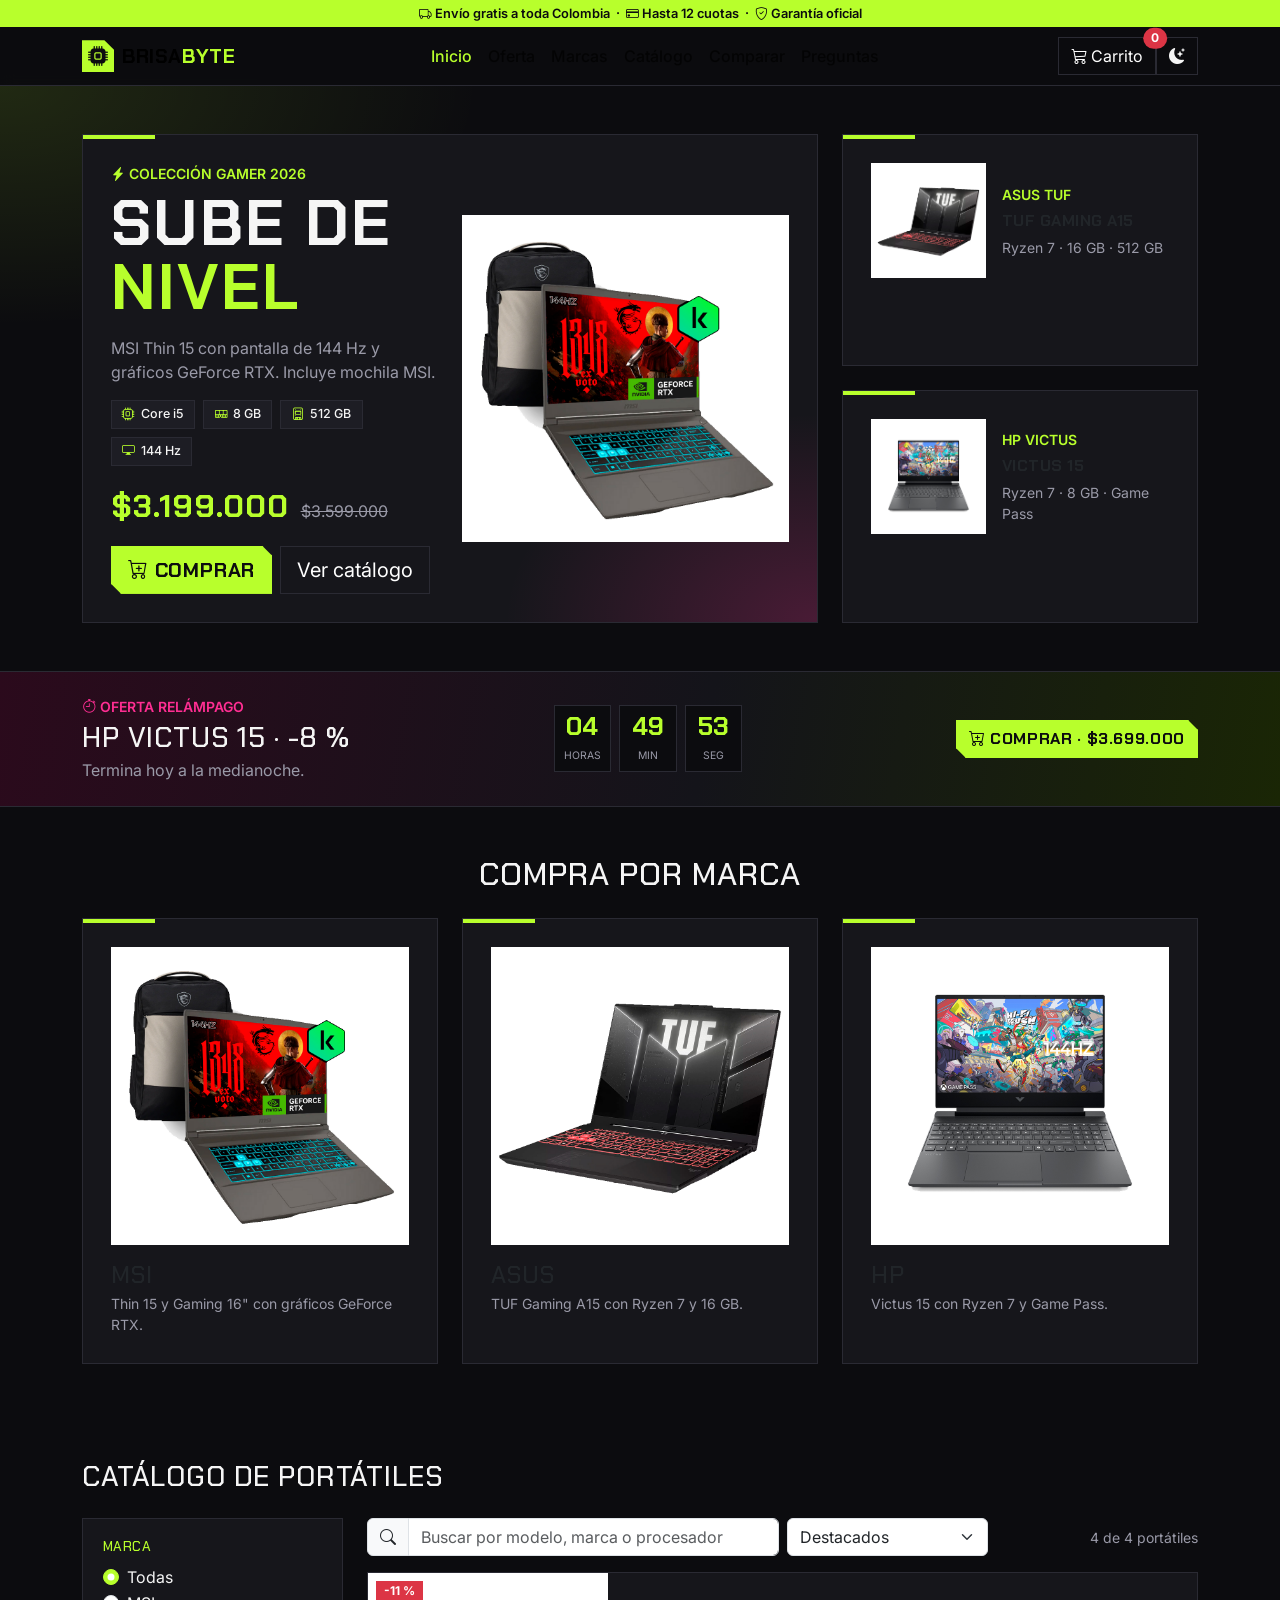
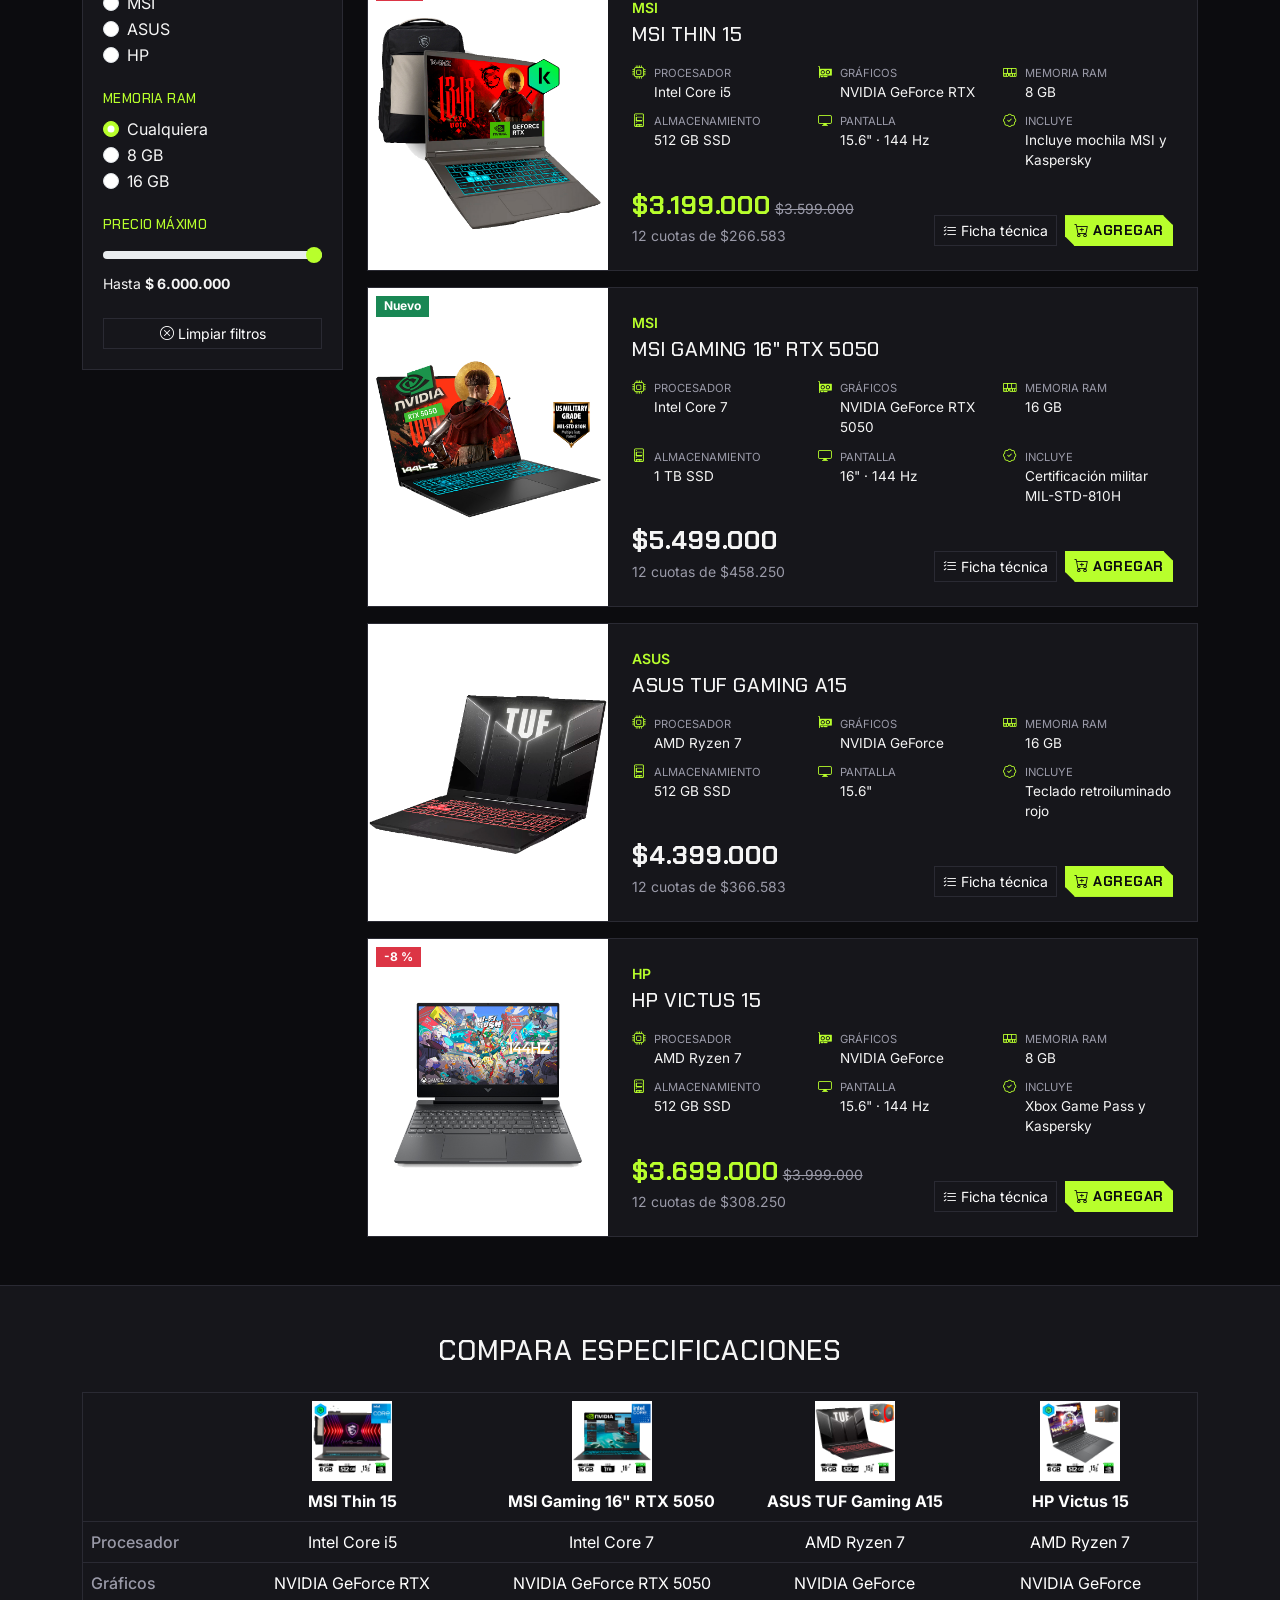
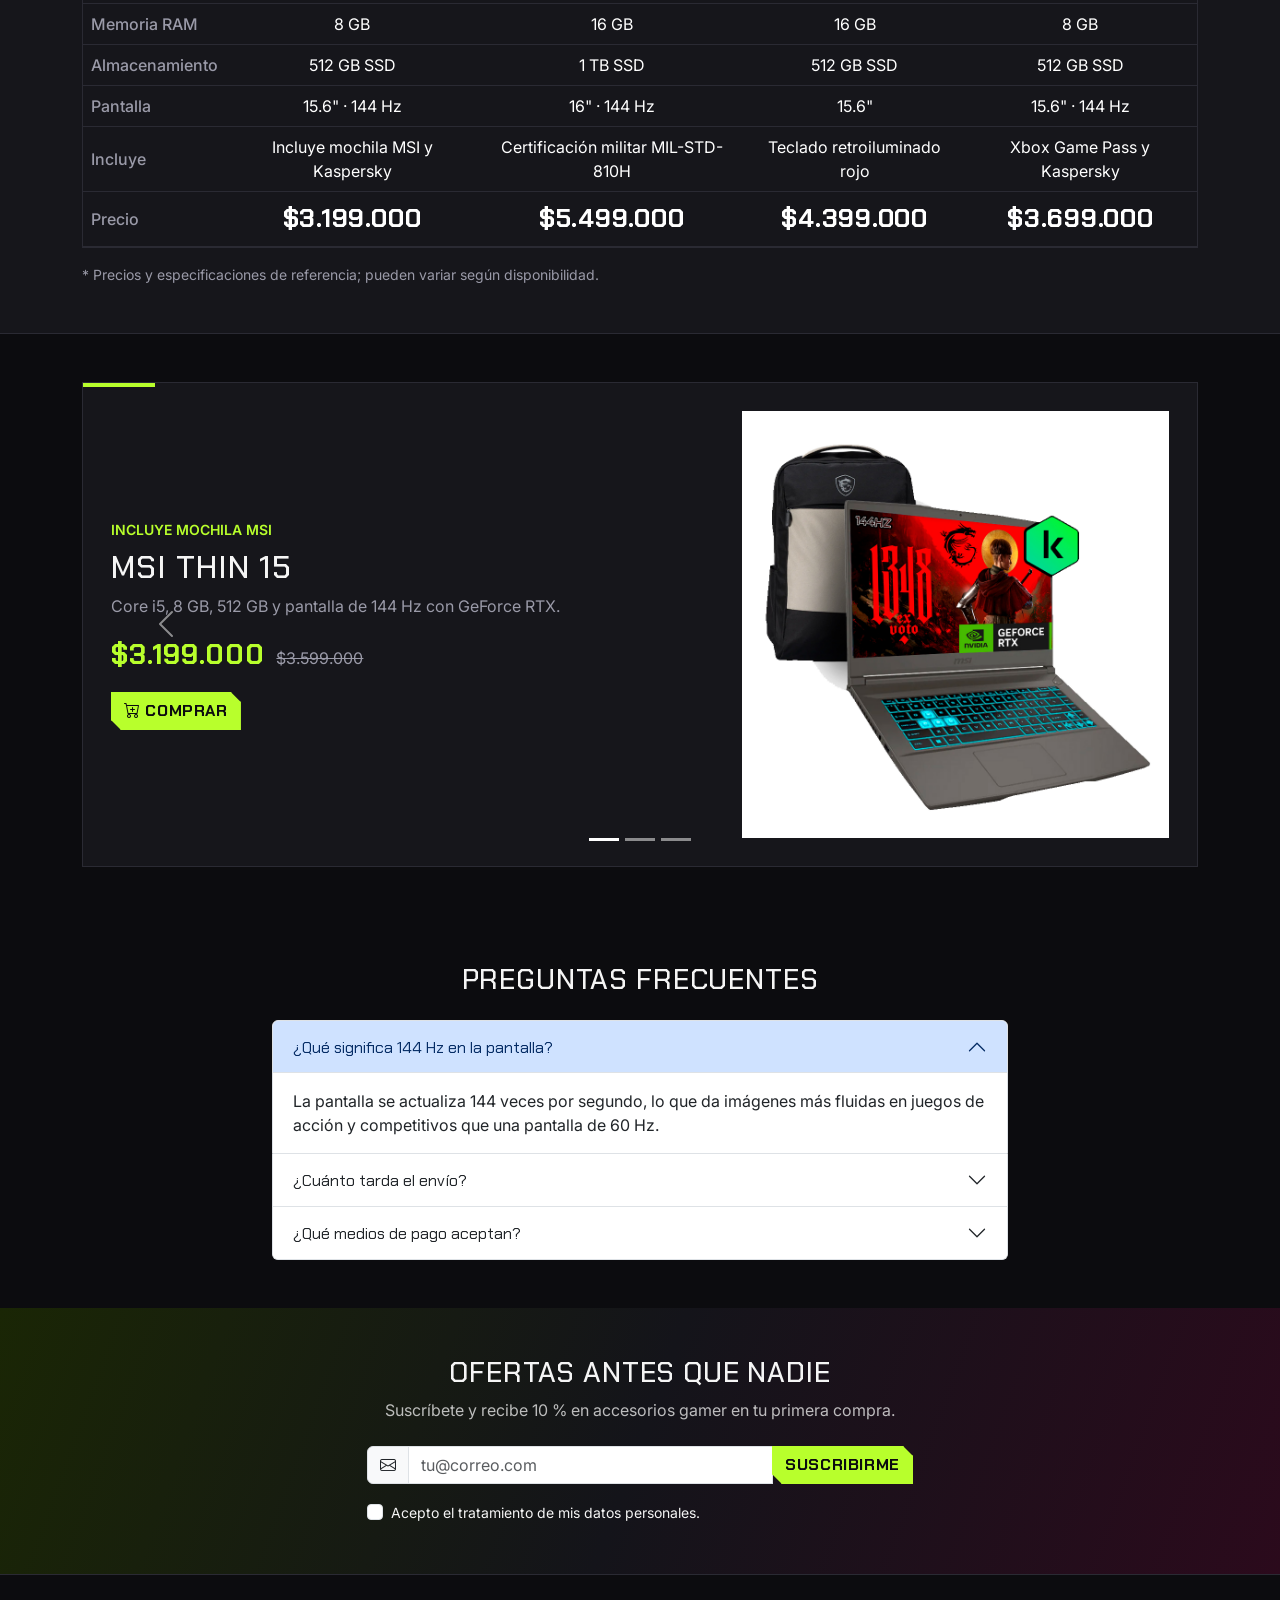
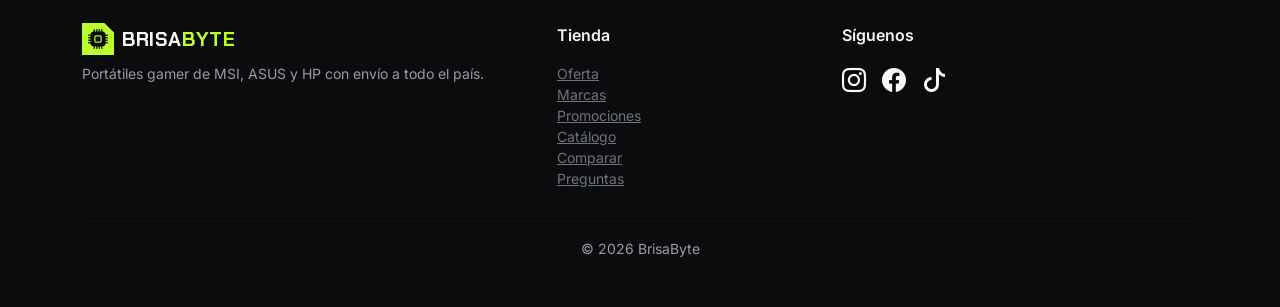
<file: brisa-moda/index.html>
<!doctype html>
<html lang="es"></html>
<head>
  <meta charset="utf-8">
  <meta name="viewport" content="width=device-width, initial-scale=1">
  <title>BrisaByte | Portátiles gamer</title>
  <link rel="stylesheet"
        href="https://cdn.jsdelivr.net/npm/bootstrap@5.3.8/dist/css/bootstrap.min.css"
        integrity="sha384-sRIl4kxILFvY47J16cr9ZwB07vP4J8+LH7qKQnuqkuIAvNWLzeN8tE5YBujZqJLB"
        crossorigin="anonymous">
  <link rel="stylesheet"
        href="https://cdn.jsdelivr.net/npm/bootstrap-icons@1.13.1/font/bootstrap-icons.min.css">
  <link rel="preconnect" href="https://fonts.googleapis.com">
  <link rel="preconnect" href="https://fonts.gstatic.com" crossorigin>
  <link rel="stylesheet"
        href="https://fonts.googleapis.com/css2?family=Chakra+Petch:wght@500;600;700&family=Inter:wght@400;500;600&display=swap">

  <link rel="stylesheet" href="css/estilos.css">
  <link rel="icon" type="image/png" href="img/logo.png">
</head>
<body>

  <div class="anuncio text-center py-1 px-2">
    <i class="bi bi-truck"></i> Envío gratis a toda Colombia &nbsp;·&nbsp;
    <i class="bi bi-credit-card"></i> Hasta 12 cuotas &nbsp;·&nbsp;
    <i class="bi bi-shield-check"></i> Garantía oficial
  </div>

  <header class="sticky-top">
    <nav class="navbar navbar-expand-lg border-bottom" aria-label="Menú principal">
      <div class="container">
        <a class="navbar-brand d-flex align-items-center gap-2 fw-bold" href="#inicio">
          <span class="logo-b"><i class="bi bi-cpu-fill"></i></span>
          <span>Brisa<span class="text-lima">Byte</span></span>
        </a>
        <button class="navbar-toggler" type="button" data-bs-toggle="collapse"
                data-bs-target="#menuTienda" aria-controls="menuTienda"
                aria-expanded="false" aria-label="Abrir menú">
          <span class="navbar-toggler-icon"></span>
        </button>
        <div class="collapse navbar-collapse" id="menuTienda">
          <ul class="navbar-nav mx-auto mb-2 mb-lg-0">
            <li class="nav-item">
              <a class="nav-link active" aria-current="page" href="#inicio">Inicio</a>
            </li>
            <li class="nav-item"><a class="nav-link" href="#oferta">Oferta</a></li>
            <li class="nav-item"><a class="nav-link" href="#marcas">Marcas</a></li>
            <li class="nav-item"><a class="nav-link" href="#catalogo-seccion">Catálogo</a></li>
            <li class="nav-item"><a class="nav-link" href="#comparar">Comparar</a></li>
            <li class="nav-item"><a class="nav-link" href="#preguntas">Preguntas</a></li>
          </ul>
          <button class="btn btn-contorno position-relative" type="button"
                  data-bs-toggle="offcanvas" data-bs-target="#panelCarrito"
                  aria-controls="panelCarrito"
                  data-bs-title="Ver carrito" data-bs-placement="bottom">
            <i class="bi bi-cart3"></i> Carrito
            <span class="position-absolute top-0 start-100 translate-middle
                         badge rounded-pill text-bg-danger" id="contadorCarrito">0</span>
          </button>

          <button id="btnTema" class="btn btn-modo-oscuro" type="button"
                  data-bs-toggle="tooltip" data-bs-title="Cambiar modo oscuro/claro"
                  data-bs-placement="bottom">
          <i class="bi bi-moon-stars-fill"></i>
          </button>
        </div>
      </div>
    </nav>
  </header>

  <main>
    <!-- ===== HERO TIPO BENTO ===== -->
    <section class="py-5 hero" id="inicio">
      <div class="container">
        <div class="row g-3 g-lg-4">
          <div class="col-lg-8">
            <div class="bento bento-principal">
              <div class="row align-items-center g-4">
                <div class="col-md-6">
                  <p class="text-lima fw-semibold text-uppercase small mb-2">
                    <i class="bi bi-lightning-charge-fill"></i> Colección gamer 2026
                  </p>
                  <h1 class="hero-titulo mb-3">Sube de <span class="text-lima">nivel</span></h1>
                  <p class="suave mb-3">
                    MSI Thin 15 con pantalla de 144 Hz y gráficos GeForce RTX. Incluye mochila MSI.
                  </p>
                  <div class="d-flex flex-wrap gap-2 mb-3">
                    <span class="chip"><i class="bi bi-cpu"></i> Core i5</span>
                    <span class="chip"><i class="bi bi-memory"></i> 8 GB</span>
                    <span class="chip"><i class="bi bi-device-ssd"></i> 512 GB</span>
                    <span class="chip"><i class="bi bi-display"></i> 144 Hz</span>
                  </div>
                  <p class="mb-3">
                    <span class="precio fs-2 text-lima">$3.199.000</span>
                    <del class="suave ms-2">$3.599.000</del>
                  </p>
                  <div class="d-flex flex-wrap gap-2">
                    <button type="button" class="btn btn-lima btn-lg btn-agregar"
                            data-nombre="MSI Thin 15" data-precio="3199000">
                      <i class="bi bi-cart-plus"></i> Comprar
                    </button>
                    <a href="#catalogo-seccion" class="btn btn-contorno btn-lg">Ver catálogo</a>
                  </div>
                </div>
                <div class="col-md-6">
                  <div class="foto-blanca">
                    <img src="img/produ1.png" width="900" height="900"
                         alt="Portátil gamer MSI Thin 15 con mochila">
                  </div>
                </div>
              </div>
            </div>
          </div>
          <div class="col-lg-4 d-flex flex-column gap-3 gap-lg-4">
            <a href="#catalogo-seccion" class="bento text-decoration-none text-body" data-ir-marca="asus">
              <div class="row g-3 align-items-center">
                <div class="col-5"><div class="foto-blanca"><img src="img/produ3.png" width="900" height="900" alt="ASUS TUF Gaming A15"></div></div>
                <div class="col-7">
                  <p class="small text-lima text-uppercase fw-semibold mb-1">ASUS TUF</p>
                  <p class="tit fw-bold mb-1">TUF Gaming A15</p>
                  <p class="small suave mb-0">Ryzen 7 · 16 GB · 512 GB</p>
                </div>
              </div>
            </a>
            <a href="#catalogo-seccion" class="bento text-decoration-none text-body" data-ir-marca="hp">
              <div class="row g-3 align-items-center">
                <div class="col-5"><div class="foto-blanca"><img src="img/produ4.png" width="900" height="900" alt="HP Victus 15"></div></div>
                <div class="col-7">
                  <p class="small text-lima text-uppercase fw-semibold mb-1">HP Victus</p>
                  <p class="tit fw-bold mb-1">Victus 15</p>
                  <p class="small suave mb-0">Ryzen 7 · 8 GB · Game Pass</p>
                </div>
              </div>
            </a>
          </div>
        </div>
      </div>
    </section>

    <!-- ===== OFERTA RELÁMPAGO ===== -->
    <section class="relampago py-4" id="oferta">
      <div class="container">
        <div class="row align-items-center g-3">
          <div class="col-lg-5">
            <p class="text-magenta fw-semibold text-uppercase small mb-1">
              <i class="bi bi-stopwatch"></i> Oferta relámpago
            </p>
            <h2 class="h3 mb-1">HP Victus 15 · -8 %</h2>
            <p class="suave mb-0">Termina hoy a la medianoche.</p>
          </div>
          <div class="col-lg-4">
            <div class="cuenta" role="timer" aria-label="Tiempo restante de la oferta">
              <div><strong id="cuentaHoras">00</strong><span>horas</span></div>
              <div><strong id="cuentaMinutos">00</strong><span>min</span></div>
              <div><strong id="cuentaSegundos">00</strong><span>seg</span></div>
            </div>
          </div>
          <div class="col-lg-3 text-lg-end">
            <button type="button" class="btn btn-lima btn-agregar"
                    data-nombre="HP Victus 15" data-precio="3699000">
              <i class="bi bi-cart-plus"></i> Comprar · $3.699.000
            </button>
          </div>
        </div>
      </div>
    </section>

    <!-- ===== COMPRA POR MARCA (adaptado de «Categorías» de Brisa Moda) ===== -->
    <section class="py-5" id="marcas">
      <div class="container">
        <h2 class="text-center mb-4">Compra por marca</h2>
        <div class="row g-3 g-lg-4">
          <div class="col-md-4">
            <a href="#catalogo-seccion" class="bento marca-card text-decoration-none text-body d-block"
               data-ir-marca="msi">
              <div class="foto-blanca mb-3">
                <img src="img/produ1.png" width="900" height="900" alt="Portátiles gamer MSI">
              </div>
              <h3 class="h4 mb-1">MSI</h3>
              <p class="small suave mb-0">Thin 15 y Gaming 16&quot; con gráficos GeForce RTX.</p>
            </a>
          </div>
          <div class="col-md-4">
            <a href="#catalogo-seccion" class="bento marca-card text-decoration-none text-body d-block"
               data-ir-marca="asus">
              <div class="foto-blanca mb-3">
                <img src="img/produ3.png" width="900" height="900" alt="Portátil gamer ASUS TUF">
              </div>
              <h3 class="h4 mb-1">ASUS</h3>
              <p class="small suave mb-0">TUF Gaming A15 con Ryzen 7 y 16 GB.</p>
            </a>
          </div>
          <div class="col-md-4">
            <a href="#catalogo-seccion" class="bento marca-card text-decoration-none text-body d-block"
               data-ir-marca="hp">
              <div class="foto-blanca mb-3">
                <img src="img/produ4.png" width="900" height="900" alt="Portátil gamer HP Victus">
              </div>
              <h3 class="h4 mb-1">HP</h3>
              <p class="small suave mb-0">Victus 15 con Ryzen 7 y Game Pass.</p>
            </a>
          </div>
        </div>
      </div>
    </section>

    <!-- ===== CATÁLOGO CON FILTROS ===== -->
    <section class="py-5" id="catalogo-seccion">
      <div class="container">
        <div class="d-flex flex-wrap justify-content-between align-items-end gap-2 mb-4">
          <h2 class="h3 mb-0">Catálogo de portátiles</h2>
          <button class="btn btn-contorno d-lg-none" type="button" data-bs-toggle="collapse"
                  data-bs-target="#panelFiltros" aria-expanded="false" aria-controls="panelFiltros">
            <i class="bi bi-funnel"></i> Filtros
          </button>
        </div>

        <div class="row g-4">
          <aside class="col-lg-3">
            <div class="collapse d-lg-block filtros-sticky" id="panelFiltros">
              <div class="filtros">
                <div class="mb-4">
                  <h3 class="tit">Marca</h3>
                  <div class="form-check">
                    <input class="form-check-input" type="radio" name="marca" id="marcaTodas" value="todas" checked>
                    <label class="form-check-label" for="marcaTodas">Todas</label>
                  </div>
                  <div class="form-check">
                    <input class="form-check-input" type="radio" name="marca" id="marca-msi" value="msi">
                    <label class="form-check-label" for="marca-msi">MSI</label>
                  </div>
                  <div class="form-check">
                    <input class="form-check-input" type="radio" name="marca" id="marca-asus" value="asus">
                    <label class="form-check-label" for="marca-asus">ASUS</label>
                  </div>
                  <div class="form-check">
                    <input class="form-check-input" type="radio" name="marca" id="marca-hp" value="hp">
                    <label class="form-check-label" for="marca-hp">HP</label>
                  </div>
                </div>
                <div class="mb-4">
                  <h3 class="tit">Memoria RAM</h3>
                  <div class="form-check">
                    <input class="form-check-input" type="radio" name="ram" id="ramTodas" value="todas" checked>
                    <label class="form-check-label" for="ramTodas">Cualquiera</label>
                  </div>
                  <div class="form-check">
                    <input class="form-check-input" type="radio" name="ram" id="ram8" value="8">
                    <label class="form-check-label" for="ram8">8 GB</label>
                  </div>
                  <div class="form-check">
                    <input class="form-check-input" type="radio" name="ram" id="ram16" value="16">
                    <label class="form-check-label" for="ram16">16 GB</label>
                  </div>
                </div>
                <div class="mb-4">
                  <h3 class="tit">Precio máximo</h3>
                  <input type="range" class="form-range" id="rangoPrecio" min="3000000"
                         max="6000000" step="100000" value="6000000"
                         aria-label="Precio máximo">
                  <p class="small mb-0">Hasta <strong id="etiquetaPrecio"></strong></p>
                </div>
                <button type="button" class="btn btn-contorno btn-sm w-100" id="btnLimpiar">
                  <i class="bi bi-x-circle"></i> Limpiar filtros
                </button>
              </div>
            </div>
          </aside>

          <div class="col-lg-9">
            <div class="row g-2 align-items-center mb-3">
              <div class="col-md-6">
                <div class="input-group">
                  <span class="input-group-text"><i class="bi bi-search"></i></span>
                  <input type="search" class="form-control" id="buscador"
                         placeholder="Buscar por modelo, marca o procesador"
                         aria-label="Buscar portátil">
                </div>
              </div>
              <div class="col-6 col-md-3">
                <select class="form-select" id="ordenar" aria-label="Ordenar por">
                  <option value="relevancia" selected>Destacados</option>
                  <option value="menor">Menor precio</option>
                  <option value="mayor">Mayor precio</option>
                </select>
              </div>
              <div class="col-6 col-md-3 text-end small suave" id="contadorResultados" aria-live="polite"></div>
            </div>

            <div class="d-grid gap-3" id="catalogo">

          <article class="item" data-marca="msi" data-ram="8"
                   data-precio="3199000" data-busqueda="MSI Thin 15 MSI Intel Core i5 NVIDIA GeForce RTX">
            <div class="item-foto">
              <span class="badge text-bg-danger rounded-0 position-absolute top-0 start-0 m-2">-11 %</span>
              <img src="img/produ1.png" width="900" height="900" alt="Portátil gamer MSI Thin 15">
            </div>
            <div class="p-3 p-md-4 d-flex flex-column flex-grow-1">
              <p class="small text-lima fw-semibold text-uppercase mb-1">MSI</p>
              <h3 class="h5 tit mb-3">MSI Thin 15</h3>
              <div class="specs mb-3">
                <div><i class="bi bi-cpu"></i><span><small>Procesador</small>Intel Core i5</span></div>
                <div><i class="bi bi-gpu-card"></i><span><small>Gráficos</small>NVIDIA GeForce RTX</span></div>
                <div><i class="bi bi-memory"></i><span><small>Memoria RAM</small>8 GB</span></div>
                <div><i class="bi bi-device-ssd"></i><span><small>Almacenamiento</small>512 GB SSD</span></div>
                <div><i class="bi bi-display"></i><span><small>Pantalla</small>15.6" · 144 Hz</span></div>
                <div><i class="bi bi-patch-check"></i><span><small>Incluye</small>Incluye mochila MSI y Kaspersky</span></div>
              </div>
              <div class="mt-auto d-flex flex-wrap align-items-end justify-content-between gap-3">
                <div>
                  <p class="mb-0"><span class="precio text-lima">$3.199.000</span> <del class="small suave">$3.599.000</del></p>
                  <p class="small suave mb-0">12 cuotas de $266.583</p>
                </div>
                <div class="d-flex gap-2">
                  <button type="button" class="btn btn-contorno btn-sm"
                          data-bs-toggle="modal" data-bs-target="#modalProducto"
                          data-nombre="MSI Thin 15" data-precio="3199000"
                          data-imagen="img/produ1.png"
                          data-descripcion="Incluye mochila MSI y Kaspersky."
                          data-specs="Procesador: Intel Core i5|Gráficos: NVIDIA GeForce RTX|Memoria RAM: 8 GB|Almacenamiento: 512 GB SSD|Pantalla: 15.6&quot; a 144 Hz|Incluye mochila MSI y Kaspersky">
                    <i class="bi bi-list-check"></i> Ficha técnica
                  </button>
                  <button type="button" class="btn btn-lima btn-sm btn-agregar"
                          data-nombre="MSI Thin 15" data-precio="3199000">
                    <i class="bi bi-cart-plus"></i> Agregar
                  </button>
                </div>
              </div>
            </div>
          </article>

          <article class="item" data-marca="msi" data-ram="16"
                   data-precio="5499000" data-busqueda="MSI Gaming 16&quot; RTX 5050 MSI Intel Core 7 NVIDIA GeForce RTX 5050">
            <div class="item-foto">
              <span class="badge bg-success rounded-0 position-absolute top-0 start-0 m-2">Nuevo</span>
              <img src="img/produ2.png" width="900" height="900" alt="Portátil gamer MSI Gaming 16&quot; RTX 5050">
            </div>
            <div class="p-3 p-md-4 d-flex flex-column flex-grow-1">
              <p class="small text-lima fw-semibold text-uppercase mb-1">MSI</p>
              <h3 class="h5 tit mb-3">MSI Gaming 16" RTX 5050</h3>
              <div class="specs mb-3">
                <div><i class="bi bi-cpu"></i><span><small>Procesador</small>Intel Core 7</span></div>
                <div><i class="bi bi-gpu-card"></i><span><small>Gráficos</small>NVIDIA GeForce RTX 5050</span></div>
                <div><i class="bi bi-memory"></i><span><small>Memoria RAM</small>16 GB</span></div>
                <div><i class="bi bi-device-ssd"></i><span><small>Almacenamiento</small>1 TB SSD</span></div>
                <div><i class="bi bi-display"></i><span><small>Pantalla</small>16" · 144 Hz</span></div>
                <div><i class="bi bi-patch-check"></i><span><small>Incluye</small>Certificación militar MIL-STD-810H</span></div>
              </div>
              <div class="mt-auto d-flex flex-wrap align-items-end justify-content-between gap-3">
                <div>
                  <p class="mb-0"><span class="precio">$5.499.000</span></p>
                  <p class="small suave mb-0">12 cuotas de $458.250</p>
                </div>
                <div class="d-flex gap-2">
                  <button type="button" class="btn btn-contorno btn-sm"
                          data-bs-toggle="modal" data-bs-target="#modalProducto"
                          data-nombre="MSI Gaming 16&quot; RTX 5050" data-precio="5499000"
                          data-imagen="img/produ2.png"
                          data-descripcion="Certificación militar MIL-STD-810H."
                          data-specs="Procesador: Intel Core 7|Gráficos: NVIDIA GeForce RTX 5050|Memoria RAM: 16 GB|Almacenamiento: 1 TB SSD|Pantalla: 16&quot; a 144 Hz|Certificación militar MIL-STD-810H">
                    <i class="bi bi-list-check"></i> Ficha técnica
                  </button>
                  <button type="button" class="btn btn-lima btn-sm btn-agregar"
                          data-nombre="MSI Gaming 16&quot; RTX 5050" data-precio="5499000">
                    <i class="bi bi-cart-plus"></i> Agregar
                  </button>
                </div>
              </div>
            </div>
          </article>

          <article class="item" data-marca="asus" data-ram="16"
                   data-precio="4399000" data-busqueda="ASUS TUF Gaming A15 ASUS AMD Ryzen 7 NVIDIA GeForce">
            <div class="item-foto">
              
              <img src="img/produ3.png" width="900" height="900" alt="Portátil gamer ASUS TUF Gaming A15">
            </div>
            <div class="p-3 p-md-4 d-flex flex-column flex-grow-1">
              <p class="small text-lima fw-semibold text-uppercase mb-1">ASUS</p>
              <h3 class="h5 tit mb-3">ASUS TUF Gaming A15</h3>
              <div class="specs mb-3">
                <div><i class="bi bi-cpu"></i><span><small>Procesador</small>AMD Ryzen 7</span></div>
                <div><i class="bi bi-gpu-card"></i><span><small>Gráficos</small>NVIDIA GeForce</span></div>
                <div><i class="bi bi-memory"></i><span><small>Memoria RAM</small>16 GB</span></div>
                <div><i class="bi bi-device-ssd"></i><span><small>Almacenamiento</small>512 GB SSD</span></div>
                <div><i class="bi bi-display"></i><span><small>Pantalla</small>15.6"</span></div>
                <div><i class="bi bi-patch-check"></i><span><small>Incluye</small>Teclado retroiluminado rojo</span></div>
              </div>
              <div class="mt-auto d-flex flex-wrap align-items-end justify-content-between gap-3">
                <div>
                  <p class="mb-0"><span class="precio">$4.399.000</span></p>
                  <p class="small suave mb-0">12 cuotas de $366.583</p>
                </div>
                <div class="d-flex gap-2">
                  <button type="button" class="btn btn-contorno btn-sm"
                          data-bs-toggle="modal" data-bs-target="#modalProducto"
                          data-nombre="ASUS TUF Gaming A15" data-precio="4399000"
                          data-imagen="img/produ3.png"
                          data-descripcion="Teclado retroiluminado rojo."
                          data-specs="Procesador: AMD Ryzen 7|Gráficos: NVIDIA GeForce|Memoria RAM: 16 GB|Almacenamiento: 512 GB SSD|Pantalla: 15.6&quot;|Teclado retroiluminado rojo">
                    <i class="bi bi-list-check"></i> Ficha técnica
                  </button>
                  <button type="button" class="btn btn-lima btn-sm btn-agregar"
                          data-nombre="ASUS TUF Gaming A15" data-precio="4399000">
                    <i class="bi bi-cart-plus"></i> Agregar
                  </button>
                </div>
              </div>
            </div>
          </article>

          <article class="item" data-marca="hp" data-ram="8"
                   data-precio="3699000" data-busqueda="HP Victus 15 HP AMD Ryzen 7 NVIDIA GeForce">
            <div class="item-foto">
              <span class="badge text-bg-danger rounded-0 position-absolute top-0 start-0 m-2">-8 %</span>
              <img src="img/produ4.png" width="900" height="900" alt="Portátil gamer HP Victus 15">
            </div>
            <div class="p-3 p-md-4 d-flex flex-column flex-grow-1">
              <p class="small text-lima fw-semibold text-uppercase mb-1">HP</p>
              <h3 class="h5 tit mb-3">HP Victus 15</h3>
              <div class="specs mb-3">
                <div><i class="bi bi-cpu"></i><span><small>Procesador</small>AMD Ryzen 7</span></div>
                <div><i class="bi bi-gpu-card"></i><span><small>Gráficos</small>NVIDIA GeForce</span></div>
                <div><i class="bi bi-memory"></i><span><small>Memoria RAM</small>8 GB</span></div>
                <div><i class="bi bi-device-ssd"></i><span><small>Almacenamiento</small>512 GB SSD</span></div>
                <div><i class="bi bi-display"></i><span><small>Pantalla</small>15.6" · 144 Hz</span></div>
                <div><i class="bi bi-patch-check"></i><span><small>Incluye</small>Xbox Game Pass y Kaspersky</span></div>
              </div>
              <div class="mt-auto d-flex flex-wrap align-items-end justify-content-between gap-3">
                <div>
                  <p class="mb-0"><span class="precio text-lima">$3.699.000</span> <del class="small suave">$3.999.000</del></p>
                  <p class="small suave mb-0">12 cuotas de $308.250</p>
                </div>
                <div class="d-flex gap-2">
                  <button type="button" class="btn btn-contorno btn-sm"
                          data-bs-toggle="modal" data-bs-target="#modalProducto"
                          data-nombre="HP Victus 15" data-precio="3699000"
                          data-imagen="img/produ4.png"
                          data-descripcion="Xbox Game Pass y Kaspersky."
                          data-specs="Procesador: AMD Ryzen 7|Gráficos: NVIDIA GeForce|Memoria RAM: 8 GB|Almacenamiento: 512 GB SSD|Pantalla: 15.6&quot; a 144 Hz|Xbox Game Pass y Kaspersky">
                    <i class="bi bi-list-check"></i> Ficha técnica
                  </button>
                  <button type="button" class="btn btn-lima btn-sm btn-agregar"
                          data-nombre="HP Victus 15" data-precio="3699000">
                    <i class="bi bi-cart-plus"></i> Agregar
                  </button>
                </div>
              </div>
            </div>
          </article>

            </div>
            <p class="text-center suave py-5 d-none" id="sinResultados">
              <i class="bi bi-emoji-frown fs-2 d-block"></i>
              No hay portátiles con esos filtros. Prueba a limpiarlos.
            </p>
          </div>
        </div>
      </div>
    </section>

    <!-- ===== COMPARADOR ===== -->
    <section class="py-5 bg-panel border-top border-bottom borde" id="comparar">
      <div class="container">
        <h2 class="h3 text-center mb-4">Compara especificaciones</h2>
        <div class="table-responsive border borde">
          <table class="table table-dark align-middle mb-0 tabla-comparar">
            <thead>
              <tr><th scope="col"><span class="visually-hidden">Característica</span></th><th scope="col" class="text-center"><img src="img/produmini2.png" alt="MSI Thin 15" width="80" height="80" class="mb-2"><br>MSI Thin 15</th><th scope="col" class="text-center"><img src="img/produmini3.png" alt="MSI Gaming 16&quot; RTX 5050" width="80" height="80" class="mb-2"><br>MSI Gaming 16" RTX 5050</th><th scope="col" class="text-center"><img src="img/produmini4.png" alt="ASUS TUF Gaming A15" width="80" height="80" class="mb-2"><br>ASUS TUF Gaming A15</th><th scope="col" class="text-center"><img src="img/produ4mini.png" alt="HP Victus 15" width="80" height="80" class="mb-2"><br>HP Victus 15</th></tr>
            </thead>
            <tbody>
<tr><th scope="row">Procesador</th><td class="text-center">Intel Core i5</td><td class="text-center">Intel Core 7</td><td class="text-center">AMD Ryzen 7</td><td class="text-center">AMD Ryzen 7</td></tr>
<tr><th scope="row">Gráficos</th><td class="text-center">NVIDIA GeForce RTX</td><td class="text-center">NVIDIA GeForce RTX 5050</td><td class="text-center">NVIDIA GeForce</td><td class="text-center">NVIDIA GeForce</td></tr>
<tr><th scope="row">Memoria RAM</th><td class="text-center">8 GB</td><td class="text-center">16 GB</td><td class="text-center">16 GB</td><td class="text-center">8 GB</td></tr>
<tr><th scope="row">Almacenamiento</th><td class="text-center">512 GB SSD</td><td class="text-center">1 TB SSD</td><td class="text-center">512 GB SSD</td><td class="text-center">512 GB SSD</td></tr>
<tr><th scope="row">Pantalla</th><td class="text-center">15.6" · 144 Hz</td><td class="text-center">16" · 144 Hz</td><td class="text-center">15.6"</td><td class="text-center">15.6" · 144 Hz</td></tr>
<tr><th scope="row">Incluye</th><td class="text-center">Incluye mochila MSI y Kaspersky</td><td class="text-center">Certificación militar MIL-STD-810H</td><td class="text-center">Teclado retroiluminado rojo</td><td class="text-center">Xbox Game Pass y Kaspersky</td></tr>
<tr><th scope="row">Precio</th><td class="text-center"><span class="precio">$3.199.000</span></td><td class="text-center"><span class="precio">$5.499.000</span></td><td class="text-center"><span class="precio">$4.399.000</span></td><td class="text-center"><span class="precio">$3.699.000</span></td></tr>
            </tbody>
          </table>
        </div>
        <p class="small suave mt-3 mb-0">
          * Precios y especificaciones de referencia; pueden variar según disponibilidad.
        </p>
      </div>
    </section>

    <!-- ===== CARRUSEL DE PROMOCIONES (de Brisa Moda) ===== -->
    <section class="py-5" id="promos">
      <div class="container">
        <div id="carruselPromos" class="carousel slide carrusel-promos" data-bs-ride="carousel">
          <div class="carousel-indicators">
            <button type="button" data-bs-target="#carruselPromos" data-bs-slide-to="0"
                    class="active" aria-current="true" aria-label="Promoción 1"></button>
            <button type="button" data-bs-target="#carruselPromos" data-bs-slide-to="1"
                    aria-label="Promoción 2"></button>
            <button type="button" data-bs-target="#carruselPromos" data-bs-slide-to="2"
                    aria-label="Promoción 3"></button>
          </div>
          <div class="carousel-inner">
          <div class="carousel-item active">
            <div class="bento slide-promo">
              <div class="row align-items-center g-4">
                <div class="col-md-7">
                  <p class="text-lima fw-semibold text-uppercase small mb-2">Incluye mochila MSI</p>
                  <h3 class="h2 mb-2">MSI Thin 15</h3>
                  <p class="suave mb-3">Core i5, 8 GB, 512 GB y pantalla de 144 Hz con GeForce RTX.</p>
                  <p class="mb-3">
                    <span class="precio fs-3 text-lima">$3.199.000</span>
                        <del class="suave ms-2">$3.599.000</del>
                  </p>
                  <button type="button" class="btn btn-lima btn-agregar"
                          data-nombre="MSI Thin 15" data-precio="3199000">
                    <i class="bi bi-cart-plus"></i> Comprar
                  </button>
                </div>
                <div class="col-md-5 d-none d-md-block">
                  <div class="foto-blanca">
                    <img src="img/produ1.png" width="900" height="900" alt="MSI Thin 15 con mochila">
                  </div>
                </div>
              </div>
            </div>
          </div>
          <div class="carousel-item">
            <div class="bento slide-promo">
              <div class="row align-items-center g-4">
                <div class="col-md-7">
                  <p class="text-lima fw-semibold text-uppercase small mb-2">Oferta relámpago · -8 %</p>
                  <h3 class="h2 mb-2">HP Victus 15</h3>
                  <p class="suave mb-3">Ryzen 7, 8 GB y Game Pass. Termina hoy a la medianoche.</p>
                  <p class="mb-3">
                    <span class="precio fs-3 text-lima">$3.699.000</span>
                  </p>
                  <button type="button" class="btn btn-lima btn-agregar"
                          data-nombre="HP Victus 15" data-precio="3699000">
                    <i class="bi bi-cart-plus"></i> Comprar
                  </button>
                </div>
                <div class="col-md-5 d-none d-md-block">
                  <div class="foto-blanca">
                    <img src="img/produ4.png" width="900" height="900" alt="HP Victus 15">
                  </div>
                </div>
              </div>
            </div>
          </div>
          <div class="carousel-item">
            <div class="bento slide-promo">
              <div class="row align-items-center g-4">
                <div class="col-md-7">
                  <p class="text-lima fw-semibold text-uppercase small mb-2">Envío gratis a toda Colombia</p>
                  <h3 class="h2 mb-2">ASUS TUF Gaming A15</h3>
                  <p class="suave mb-3">Ryzen 7, 16 GB y 512 GB. Hasta 12 cuotas y garantía oficial.</p>
                  <p class="mb-3">
                    <span class="precio fs-3 text-lima">$4.399.000</span>
                  </p>
                  <button type="button" class="btn btn-lima btn-agregar"
                          data-nombre="ASUS TUF Gaming A15" data-precio="4399000">
                    <i class="bi bi-cart-plus"></i> Comprar
                  </button>
                </div>
                <div class="col-md-5 d-none d-md-block">
                  <div class="foto-blanca">
                    <img src="img/produ3.png" width="900" height="900" alt="ASUS TUF Gaming A15">
                  </div>
                </div>
              </div>
            </div>
          </div>
          </div>
          <button class="carousel-control-prev" type="button"
                  data-bs-target="#carruselPromos" data-bs-slide="prev">
            <span class="carousel-control-prev-icon" aria-hidden="true"></span>
            <span class="visually-hidden">Anterior</span>
          </button>
          <button class="carousel-control-next" type="button"
                  data-bs-target="#carruselPromos" data-bs-slide="next">
            <span class="carousel-control-next-icon" aria-hidden="true"></span>
            <span class="visually-hidden">Siguiente</span>
          </button>
        </div>
      </div>
    </section>

    <!-- ===== PREGUNTAS FRECUENTES ===== -->
    <section class="py-5" id="preguntas">
      <div class="container">
        <div class="row justify-content-center">
          <div class="col-lg-8">
            <h2 class="h3 text-center mb-4">Preguntas frecuentes</h2>
            <div class="accordion" id="acordeonPreguntas">
              <div class="accordion-item">
                <h3 class="accordion-header">
                  <button class="accordion-button" type="button"
                          data-bs-toggle="collapse" data-bs-target="#pregunta1"
                          aria-expanded="true" aria-controls="pregunta1">
                    ¿Qué significa 144 Hz en la pantalla?
                  </button>
                </h3>
                <div id="pregunta1" class="accordion-collapse collapse show"
                     data-bs-parent="#acordeonPreguntas">
                  <div class="accordion-body">
                    La pantalla se actualiza 144 veces por segundo, lo que da imágenes más fluidas
                    en juegos de acción y competitivos que una pantalla de 60 Hz.
                  </div>
                </div>
              </div>
              <div class="accordion-item">
                <h3 class="accordion-header">
                  <button class="accordion-button collapsed" type="button"
                          data-bs-toggle="collapse" data-bs-target="#pregunta2"
                          aria-expanded="false" aria-controls="pregunta2">
                    ¿Cuánto tarda el envío?
                  </button>
                </h3>
                <div id="pregunta2" class="accordion-collapse collapse"
                     data-bs-parent="#acordeonPreguntas">
                  <div class="accordion-body">
                    Entre 2 y 5 días hábiles, según la ciudad de destino.
                  </div>
                </div>
              </div>
              <div class="accordion-item">
                <h3 class="accordion-header">
                  <button class="accordion-button collapsed" type="button"
                          data-bs-toggle="collapse" data-bs-target="#pregunta3"
                          aria-expanded="false" aria-controls="pregunta3">
                    ¿Qué medios de pago aceptan?
                  </button>
                </h3>
                <div id="pregunta3" class="accordion-collapse collapse"
                     data-bs-parent="#acordeonPreguntas">
                  <div class="accordion-body">
                    Tarjeta débito y crédito, PSE, Nequi y pago contraentrega.
                  </div>
                </div>
              </div>
            </div>
          </div>
        </div>
      </div>
    </section>

    <section class="py-5 suscripcion" id="suscripcion">
      <div class="container">
        <div class="row justify-content-center text-center">
          <div class="col-md-8 col-lg-6">
            <h2 class="h3">Ofertas antes que nadie</h2>
            <p class="opacity-75 mb-4">Suscríbete y recibe 10 % en accesorios gamer en tu primera compra.</p>
            <form id="formSuscripcion" class="needs-validation text-start" novalidate>
              <div class="input-group has-validation mb-3">
                <span class="input-group-text"><i class="bi bi-envelope"></i></span>
                <input type="email" class="form-control" id="correoSuscripcion"
                       placeholder="tu@correo.com" aria-label="Correo electrónico" required>
                <button class="btn btn-lima" type="submit">Suscribirme</button>
                <div class="invalid-feedback">Escribe un correo válido.</div>
              </div>
              <div class="form-check">
                <input class="form-check-input" type="checkbox" id="aceptoDatos" required>
                <label class="form-check-label small" for="aceptoDatos">
                  Acepto el tratamiento de mis datos personales.
                </label>
                <div class="invalid-feedback">Debes aceptar para suscribirte.</div>
              </div>
            </form>
          </div>
        </div>
      </div>
    </section>
  </main>

  <footer class="py-5 border-top borde">
    <div class="container">
      <div class="row g-4">
        <div class="col-md-5">
          <p class="fs-5 fw-bold mb-2 d-flex align-items-center gap-2">
            <span class="logo-b"><i class="bi bi-cpu-fill"></i></span>
            <span class="tit">Brisa<span class="text-lima">Byte</span></span>
          </p>
          <p class="suave small">Portátiles gamer de MSI, ASUS y HP con envío a todo el país.</p>
        </div>
        <div class="col-6 col-md-3">
          <p class="fw-semibold">Tienda</p>
          <ul class="list-unstyled small">
            <li><a href="#oferta" class="link-secondary">Oferta</a></li>
            <li><a href="#marcas" class="link-secondary">Marcas</a></li>
            <li><a href="#promos" class="link-secondary">Promociones</a></li>
            <li><a href="#catalogo-seccion" class="link-secondary">Catálogo</a></li>
            <li><a href="#comparar" class="link-secondary">Comparar</a></li>
            <li><a href="#preguntas" class="link-secondary">Preguntas</a></li>
          </ul>
        </div>
        <div class="col-6 col-md-4">
          <p class="fw-semibold">Síguenos</p>
          <div class="d-flex gap-3 fs-4">
            <a href="#" class="link-light" aria-label="Instagram"><i class="bi bi-instagram"></i></a>
            <a href="#" class="link-light" aria-label="Facebook"><i class="bi bi-facebook"></i></a>
            <a href="#" class="link-light" aria-label="TikTok"><i class="bi bi-tiktok"></i></a>
          </div>
        </div>
      </div>
      <hr class="borde">
      <p class="text-center suave small mb-0">
        &copy; 2026 BrisaByte
      </p>
    </div>
  </footer>

  <div class="toast-container position-fixed bottom-0 end-0 p-3">
    <div id="avisoCarrito" class="toast align-items-center text-bg-dark border border-success"
         role="status" aria-live="polite" aria-atomic="true">
      <div class="d-flex">
        <div class="toast-body">Producto agregado.</div>
        <button type="button" class="btn-close btn-close-white me-2 m-auto"
                data-bs-dismiss="toast" aria-label="Cerrar"></button>
      </div>
    </div>
  </div>

  <div class="offcanvas offcanvas-end" tabindex="-1" id="panelCarrito"
       aria-labelledby="tituloCarrito">
    <div class="offcanvas-header border-bottom">
      <h2 class="offcanvas-title h5" id="tituloCarrito">
        <i class="bi bi-cart3"></i> Tu carrito
      </h2>
      <button type="button" class="btn-close" data-bs-dismiss="offcanvas"
              aria-label="Cerrar"></button>
    </div>
    <div class="offcanvas-body d-flex flex-column">
      <ul class="list-group list-group-flush flex-grow-1" id="listaCarrito"></ul>
      <div class="border-top pt-3">
        <div class="d-flex justify-content-between fs-5 mb-3">
          <span>Total</span>
          <strong id="totalCarrito">$ 0</strong>
        </div>
        <div class="d-grid gap-2">
          <button type="button" class="btn btn-lima" id="btnPagar">Finalizar compra</button>
          <button type="button" class="btn btn-outline-danger rounded-0" id="btnVaciar">
            Vaciar carrito
          </button>
        </div>
      </div>
    </div>
  </div>

  <!-- Ficha técnica -->
  <div class="modal fade" id="modalProducto" tabindex="-1"
       aria-labelledby="tituloModalProducto" aria-hidden="true">
    <div class="modal-dialog modal-dialog-centered modal-lg">
      <div class="modal-content rounded-0">
        <div class="modal-header">
          <h2 class="modal-title fs-5" id="tituloModalProducto">Producto</h2>
          <button type="button" class="btn-close" data-bs-dismiss="modal"
                  aria-label="Cerrar"></button>
        </div>
        <div class="modal-body">
          <div class="row g-4">
            <div class="col-md-6">
              <div class="foto-blanca">
                <img src="img/produ1.png" id="modalImagen" width="900" height="900" alt="">
              </div>
            </div>
            <div class="col-md-6">
              <p id="modalDescripcion" class="suave"></p>
              <ul class="list-unstyled lista-specs mb-3" id="modalSpecs"></ul>
              <p id="modalPrecio" class="precio"></p>
              <button type="button" class="btn btn-lima w-100" id="btnAgregarModal">
                <i class="bi bi-cart-plus"></i> Agregar al carrito
              </button>
            </div>
          </div>
        </div>
      </div>
    </div>
  </div>

  <button type="button" id="btnArriba"
          class="btn btn-lima rounded-circle shadow position-fixed bottom-0 start-0 m-4
                 d-none" aria-label="Volver arriba" data-bs-title="Volver arriba">
    <i class="bi bi-arrow-up"></i>
  </button>

  <script src="https://cdn.jsdelivr.net/npm/bootstrap@5.3.8/dist/js/bootstrap.bundle.min.js"
          integrity="sha384-FKyoEForCGlyvwx9Hj09JcYn3nv7wiPVlz7YYwJrWVcXK/BmnVDxM+D2scQbITxI"
          crossorigin="anonymous"></script>

  <script src="js/tienda.js"></script>
</body>
</html>
</file>
<file: css/estilos.css>
/* ============================================================
   estilos.css — BrisaByte (portátiles gamer)
   Paleta: negro carbón + verde lima + magenta. Bordes angulares.
   ============================================================ */

:root {
  --b-fondo: #0c0c0f;
  --b-panel: #16161b;
  --b-panel-2: #1d1d24;
  --b-borde: #2a2a33;
  --b-lima: #b8ff2c;
  --b-magenta: #ff2e93;
  --b-texto-suave: #9a9aa8;
  --corte: 12px;

  --b-texto: #f5f5f5;
}

/* ============================================================
   TEMAS: OSCURO Y BLANCO
   Agrega .tema-blanco al <body> para activar el tema claro.
   ============================================================ */

body {
  color: var(--b-texto);
  transition: background-color 0.25s ease, color 0.25s ease;
}

/* Tema blanco */
body.tema-blanco {
  --b-fondo: #f5f5f5;
  --b-panel: #ffffff;
  --b-panel-2: #eeeeee;
  --b-borde: #d6d6d6;
  --b-texto: #151515;
  --b-texto-suave: #666666;
}

/* Elementos que usan colores escritos directamente */
body.tema-blanco .navbar {
  background: rgba(255, 255, 255, 0.92) !important;
}

body.tema-blanco .btn-contorno {
  --bs-btn-color: #151515;
  --bs-btn-border-color: #cfcfcf;
  --bs-btn-hover-color: #ffffff;
  --bs-btn-hover-bg: #151515;
  --bs-btn-hover-border-color: #151515;
}

body.tema-blanco .foto-blanca,
body.tema-blanco .item-foto {
  background: #ffffff;
}

body.tema-blanco .relampago {
  background: linear-gradient(100deg, #f4e5ed, #f4f4f4 55%, #eaf4d5);
}

body.tema-blanco .suscripcion {
  background: linear-gradient(110deg, #eaf4d5, #f4f4f4 50%, #f4e5ed);
}

/* Botón para cambiar tema */
.btn-tema {
  border: 1px solid var(--b-borde);
  background: var(--b-panel);
  color: var(--b-texto);
  padding: 0.45rem 0.75rem;
  cursor: pointer;
  font-family: "Chakra Petch", "Inter", sans-serif;
  font-weight: 700;
  text-transform: uppercase;
  letter-spacing: 0.03em;
  transition: background-color 0.2s ease, color 0.2s ease,
              border-color 0.2s ease;
}

.btn-tema:hover {
  border-color: var(--b-lima);
  color: var(--b-lima);
}

body {
  font-family: "Inter", system-ui, -apple-system, "Segoe UI", sans-serif;
  background: var(--b-fondo);
}

h1, h2, h3, h4, .navbar-brand, .precio, .tit {
  font-family: "Chakra Petch", "Inter", sans-serif;
  text-transform: uppercase;
  letter-spacing: 0.03em;
}

.text-lima { color: var(--b-lima); }
.text-magenta { color: var(--b-magenta); }
.bg-panel { background: var(--b-panel); }
.borde { border-color: var(--b-borde) !important; }
.suave { color: var(--b-texto-suave); }

/* Esquinas cortadas (botones y etiquetas) */
.corte {
  clip-path: polygon(0 0, calc(100% - var(--corte)) 0, 100% var(--corte),
                     100% 100%, var(--corte) 100%, 0 calc(100% - var(--corte)));
}

/* Botón lima */
.btn-lima {
  --bs-btn-color: #0c0c0f;
  --bs-btn-bg: var(--b-lima);
  --bs-btn-border-color: var(--b-lima);
  --bs-btn-hover-color: #0c0c0f;
  --bs-btn-hover-bg: #d4ff7a;
  --bs-btn-hover-border-color: #d4ff7a;
  --bs-btn-active-color: #0c0c0f;
  --bs-btn-active-bg: #d4ff7a;
  --bs-btn-active-border-color: #d4ff7a;
  --bs-btn-disabled-color: #0c0c0f;
  --bs-btn-disabled-bg: var(--b-lima);
  --bs-btn-disabled-border-color: var(--b-lima);
  --bs-btn-focus-shadow-rgb: 184, 255, 44;
  --bs-btn-border-radius: 0;
  font-family: "Chakra Petch", sans-serif;
  font-weight: 700;
  text-transform: uppercase;
  letter-spacing: 0.04em;
  clip-path: polygon(0 0, calc(100% - 10px) 0, 100% 10px, 100% 100%, 10px 100%, 0 calc(100% - 10px));
}

.btn-contorno {
  --bs-btn-color: #fff;
  --bs-btn-border-color: var(--b-borde);
  --bs-btn-hover-color: #0c0c0f;
  --bs-btn-hover-bg: #fff;
  --bs-btn-hover-border-color: #fff;
  --bs-btn-border-radius: 0;
}

/* Barra de anuncios */
.anuncio {
  background: var(--b-lima);
  color: #0c0c0f;
  font-size: 0.8rem;
  font-weight: 600;
}

/* Navbar */
.navbar {
  background: rgba(12, 12, 15, 0.92) !important;
  backdrop-filter: blur(8px);
  border-color: var(--b-borde) !important;
}

.logo-b {
  display: inline-grid;
  place-items: center;
  width: 2rem;
  height: 2rem;
  background: var(--b-lima);
  color: #0c0c0f;
  clip-path: polygon(0 0, 70% 0, 100% 30%, 100% 100%, 0 100%);
}

.navbar .nav-link { font-weight: 500; }
.navbar .nav-link:hover, .navbar .nav-link.active { color: var(--b-lima); }

/* Hero tipo bento */
.hero { background: radial-gradient(50rem 25rem at 0% 0%, rgba(184, 255, 44, 0.12), transparent 60%), var(--b-fondo); }

.bento {
  position: relative;
  height: 100%;
  padding: 1.75rem;
  background: var(--b-panel);
  border: 1px solid var(--b-borde);
  overflow: hidden;
}

.bento::before {
  content: "";
  position: absolute;
  top: 0; left: 0;
  width: 4.5rem; height: 4px;
  background: var(--b-lima);
}

.bento-principal {
  background:
    radial-gradient(30rem 20rem at 100% 100%, rgba(255, 46, 147, 0.22), transparent 65%),
    var(--b-panel);
}

.hero-titulo {
  font-size: clamp(2.2rem, 5.5vw, 4rem);
  font-weight: 700;
  line-height: 1;
}

.foto-blanca {
  background: #fff;
  padding: 0.35rem;
}

.foto-blanca img { display: block; width: 100%; height: auto; }

/* Chips */
.chip {
  display: inline-flex;
  align-items: center;
  gap: 0.4rem;
  padding: 0.25rem 0.65rem;
  border: 1px solid var(--b-borde);
  background: var(--b-panel-2);
  font-size: 0.78rem;
  font-weight: 500;
}

.chip i { color: var(--b-lima); }

/* Oferta relámpago */
.relampago {
  background: linear-gradient(100deg, #2b0a1c, #14141a 55%, #1a2605);
  border-block: 1px solid var(--b-borde);
}

.cuenta {
  display: inline-flex;
  gap: 0.5rem;
}

.cuenta div {
  min-width: 3.6rem;
  padding: 0.4rem 0.5rem;
  text-align: center;
  background: var(--b-fondo);
  border: 1px solid var(--b-borde);
}

.cuenta strong {
  display: block;
  font-family: "Chakra Petch", sans-serif;
  font-size: 1.6rem;
  line-height: 1.1;
  color: var(--b-lima);
}

.cuenta span { font-size: 0.65rem; text-transform: uppercase; color: var(--b-texto-suave); }

/* Filtros laterales */
.filtros {
  background: var(--b-panel);
  border: 1px solid var(--b-borde);
  padding: 1.25rem;
}

@media (min-width: 992px) {
  .filtros-sticky { position: sticky; top: 5rem; }
}

.filtros h3 { font-size: 0.85rem; color: var(--b-lima); margin-bottom: 0.6rem; }

.form-check-input:checked {
  background-color: var(--b-lima);
  border-color: var(--b-lima);
}

.form-range::-webkit-slider-thumb { background: var(--b-lima); }
.form-range::-moz-range-thumb { background: var(--b-lima); }

/* Tarjeta de catálogo horizontal */
.item {
  position: relative;
  display: flex;
  flex-direction: column;
  background: var(--b-panel);
  border: 1px solid var(--b-borde);
  transition: border-color 0.2s ease, transform 0.2s ease;
}

.item:hover { border-color: var(--b-lima); transform: translateX(4px); }

@media (min-width: 768px) {
  .item { flex-direction: row; }
  .item .item-foto { flex: 0 0 15rem; }
}

.item-foto { background: #fff; position: relative; }
.item-foto img { width: 100%; height: 100%; object-fit: contain; aspect-ratio: 1 / 1; display: block; }

.specs {
  display: grid;
  grid-template-columns: repeat(auto-fit, minmax(10rem, 1fr));
  gap: 0.5rem 1rem;
  font-size: 0.85rem;
}

.specs div { display: flex; gap: 0.5rem; align-items: baseline; }
.specs i { color: var(--b-lima); }
.specs small { display: block; color: var(--b-texto-suave); font-size: 0.7rem; text-transform: uppercase; }

.precio { font-size: 1.6rem; font-weight: 700; }

.lista-specs li {
  display: flex;
  gap: 0.6rem;
  padding: 0.4rem 0;
  border-bottom: 1px dashed var(--b-borde);
  font-size: 0.88rem;
}

.lista-specs li:last-child { border-bottom: 0; }
.lista-specs i { color: var(--b-lima); }

/* Tabla comparativa */
.tabla-comparar {
  --bs-table-bg: var(--b-panel);
  --bs-table-border-color: var(--b-borde);
  min-width: 46rem;
}

.tabla-comparar th[scope="row"] { color: var(--b-texto-suave); font-weight: 500; white-space: nowrap; }
.tabla-comparar thead img { width: 5rem; height: 5rem; object-fit: cover; background: #fff; }

/* Suscripción */
.suscripcion { background: linear-gradient(110deg, #1a2605, #14141a 50%, #2b0a1c); }

section[id] { scroll-margin-top: 5.5rem; }

@media (prefers-reduced-motion: reduce) {
  .item { transition: none; }
  .item:hover { transform: none; }
}

/* El botón «volver arriba» es redondo: sin esquinas cortadas */
#btnArriba { clip-path: none; }

body.tema-blanco .text-white {
  color: var(--b-texto) !important;
}

body.tema-blanco .text-light {
  color: var(--b-texto) !important;
}

body.tema-blanco .navbar-toggler {
  border-color: var(--b-borde);
}

body.tema-blanco .navbar-toggler-icon {
  filter: invert(1);
}

/* Suaviza el cambio entre temas */
body,
.navbar,
.bento,
.item,
.filtros,
.chip,
.cuenta div,
.tabla-comparar,
.btn-tema {
  transition: background-color 0.25s ease, color 0.25s ease,
              border-color 0.25s ease;
}


/* ============================================================
   CORRECCIÓN DEL MODO BLANCO
   Causa: <html> tiene data-bs-theme="dark" fijo, así que Bootstrap
   seguía pintando textos claros (text-body, menú, formularios, cierres…).
   Aquí se redefinen sus variables cuando el <body> lleva .tema-blanco.
   ============================================================ */
body.tema-blanco {
  color-scheme: light;

  --bs-body-color: #151515;
  --bs-body-color-rgb: 21, 21, 21;
  --bs-body-bg: #f5f5f5;
  --bs-body-bg-rgb: 245, 245, 245;
  --bs-emphasis-color: #000;
  --bs-emphasis-color-rgb: 0, 0, 0;
  --bs-secondary-color: rgba(21, 21, 21, 0.75);
  --bs-secondary-color-rgb: 21, 21, 21;
  --bs-tertiary-color: rgba(21, 21, 21, 0.5);
  --bs-tertiary-color-rgb: 21, 21, 21;
  --bs-secondary-bg: #e9ecef;
  --bs-secondary-bg-rgb: 233, 236, 239;
  --bs-tertiary-bg: #f8f9fa;
  --bs-tertiary-bg-rgb: 248, 249, 250;
  --bs-border-color: #d6d6d6;
  --bs-border-color-translucent: rgba(0, 0, 0, 0.175);

  /* verde oscuro para textos (el lima brillante no se lee sobre blanco) */
  --b-lima-texto: #3f6212;
  --b-magenta-texto: #be185d;

  --bs-form-select-bg-img: url("data:image/svg+xml,%3csvg xmlns='http://www.w3.org/2000/svg' viewBox='0 0 16 16'%3e%3cpath fill='none' stroke='%23343a40' stroke-linecap='round' stroke-linejoin='round' stroke-width='2' d='m2 5 6 6 6-6'/%3e%3c/svg%3e");
}

/* Textos que usaban el lima / magenta brillante */
body.tema-blanco .text-lima,
body.tema-blanco .chip i,
body.tema-blanco .specs i,
body.tema-blanco .lista-specs i,
body.tema-blanco .filtros h3,
body.tema-blanco .cuenta strong { color: var(--b-lima-texto); }

body.tema-blanco .text-magenta { color: var(--b-magenta-texto); }

/* Menú */
body.tema-blanco .navbar .nav-link { color: #151515; }
body.tema-blanco .navbar .nav-link:hover,
body.tema-blanco .navbar .nav-link.active { color: var(--b-lima-texto); }

/* Botón de tema (modo oscuro/blanco): visible en ambos temas */
.btn-modo-oscuro {
  --bs-btn-color: var(--b-texto);
  --bs-btn-border-color: var(--b-borde);
  --bs-btn-hover-color: var(--b-lima);
  --bs-btn-hover-border-color: var(--b-lima);
  --bs-btn-active-color: var(--b-lima);
  --bs-btn-active-border-color: var(--b-lima);
  --bs-btn-border-radius: 0;
}
body.tema-blanco .btn-modo-oscuro {
  --bs-btn-hover-color: var(--b-lima-texto);
  --bs-btn-hover-border-color: var(--b-lima-texto);
  --bs-btn-active-color: var(--b-lima-texto);
  --bs-btn-active-border-color: var(--b-lima-texto);
}

/* Tarjetas y enlaces */
body.tema-blanco .item:hover,
body.tema-blanco .marca-card:hover { border-color: var(--b-lima-texto); }
body.tema-blanco .link-light { color: #151515 !important; }
body.tema-blanco .link-light:hover { color: var(--b-lima-texto) !important; }

/* Botones de cerrar (el filtro invertido era del tema oscuro) */
body.tema-blanco .btn-close:not(.btn-close-white) { filter: none; }

/* Carrusel */
body.tema-blanco .carrusel-promos .carousel-indicators [data-bs-target] {
  background-color: var(--b-lima-texto);
}

/* Tabla «Compara especificaciones»: .table-dark fijaba texto blanco */
body.tema-blanco .tabla-comparar {
  --bs-table-color: #151515;
  --bs-table-bg: #ffffff;
  --bs-table-border-color: var(--b-borde);
  --bs-table-striped-color: #151515;
  --bs-table-hover-color: #151515;
  color: #151515;
}
body.tema-blanco .tabla-comparar th[scope="row"] { color: var(--b-texto-suave); }
</file>
<file: brisa-moda/css/estilos.css>
/* ============================================================
   estilos.css — BrisaByte (portátiles gamer)
   Paleta: negro carbón + verde lima + magenta. Bordes angulares.
   ============================================================ */

:root {
  --b-fondo: #0c0c0f;
  --b-panel: #16161b;
  --b-panel-2: #1d1d24;
  --b-borde: #2a2a33;
  --b-lima: #b8ff2c;
  --b-magenta: #ff2e93;
  --b-texto-suave: #9a9aa8;
  --corte: 12px;

  --b-texto: #f5f5f5;
}

/* ============================================================
   TEMAS: OSCURO Y BLANCO
   Agrega .tema-blanco al <body> para activar el tema claro.
   ============================================================ */

body {
  color: var(--b-texto);
  transition: background-color 0.25s ease, color 0.25s ease;
}

/* Tema blanco */
body.tema-blanco {
  --b-fondo: #f5f5f5;
  --b-panel: #ffffff;
  --b-panel-2: #eeeeee;
  --b-borde: #d6d6d6;
  --b-texto: #151515;
  --b-texto-suave: #666666;
}

/* Elementos que usan colores escritos directamente */
body.tema-blanco .navbar {
  background: rgba(255, 255, 255, 0.92) !important;
}

body.tema-blanco .btn-contorno {
  --bs-btn-color: #151515;
  --bs-btn-border-color: #cfcfcf;
  --bs-btn-hover-color: #ffffff;
  --bs-btn-hover-bg: #151515;
  --bs-btn-hover-border-color: #151515;
}

body.tema-blanco .foto-blanca,
body.tema-blanco .item-foto {
  background: #ffffff;
}

body.tema-blanco .relampago {
  background: linear-gradient(100deg, #f4e5ed, #f4f4f4 55%, #eaf4d5);
}

body.tema-blanco .suscripcion {
  background: linear-gradient(110deg, #eaf4d5, #f4f4f4 50%, #f4e5ed);
}

/* Botón para cambiar tema */
.btn-tema {
  border: 1px solid var(--b-borde);
  background: var(--b-panel);
  color: var(--b-texto);
  padding: 0.45rem 0.75rem;
  cursor: pointer;
  font-family: "Chakra Petch", "Inter", sans-serif;
  font-weight: 700;
  text-transform: uppercase;
  letter-spacing: 0.03em;
  transition: background-color 0.2s ease, color 0.2s ease,
              border-color 0.2s ease;
}

.btn-tema:hover {
  border-color: var(--b-lima);
  color: var(--b-lima);
}

body {
  font-family: "Inter", system-ui, -apple-system, "Segoe UI", sans-serif;
  background: var(--b-fondo);
}

h1, h2, h3, h4, .navbar-brand, .precio, .tit {
  font-family: "Chakra Petch", "Inter", sans-serif;
  text-transform: uppercase;
  letter-spacing: 0.03em;
}

.text-lima { color: var(--b-lima); }
.text-magenta { color: var(--b-magenta); }
.bg-panel { background: var(--b-panel); }
.borde { border-color: var(--b-borde) !important; }
.suave { color: var(--b-texto-suave); }

/* Esquinas cortadas (botones y etiquetas) */
.corte {
  clip-path: polygon(0 0, calc(100% - var(--corte)) 0, 100% var(--corte),
                     100% 100%, var(--corte) 100%, 0 calc(100% - var(--corte)));
}

/* Botón lima */
.btn-lima {
  --bs-btn-color: #0c0c0f;
  --bs-btn-bg: var(--b-lima);
  --bs-btn-border-color: var(--b-lima);
  --bs-btn-hover-color: #0c0c0f;
  --bs-btn-hover-bg: #d4ff7a;
  --bs-btn-hover-border-color: #d4ff7a;
  --bs-btn-active-color: #0c0c0f;
  --bs-btn-active-bg: #d4ff7a;
  --bs-btn-active-border-color: #d4ff7a;
  --bs-btn-disabled-color: #0c0c0f;
  --bs-btn-disabled-bg: var(--b-lima);
  --bs-btn-disabled-border-color: var(--b-lima);
  --bs-btn-focus-shadow-rgb: 184, 255, 44;
  --bs-btn-border-radius: 0;
  font-family: "Chakra Petch", sans-serif;
  font-weight: 700;
  text-transform: uppercase;
  letter-spacing: 0.04em;
  clip-path: polygon(0 0, calc(100% - 10px) 0, 100% 10px, 100% 100%, 10px 100%, 0 calc(100% - 10px));
}

.btn-contorno {
  --bs-btn-color: #fff;
  --bs-btn-border-color: var(--b-borde);
  --bs-btn-hover-color: #0c0c0f;
  --bs-btn-hover-bg: #fff;
  --bs-btn-hover-border-color: #fff;
  --bs-btn-border-radius: 0;
}

/* Barra de anuncios */
.anuncio {
  background: var(--b-lima);
  color: #0c0c0f;
  font-size: 0.8rem;
  font-weight: 600;
}

/* Navbar */
.navbar {
  background: rgba(12, 12, 15, 0.92) !important;
  backdrop-filter: blur(8px);
  border-color: var(--b-borde) !important;
}

.logo-b {
  display: inline-grid;
  place-items: center;
  width: 2rem;
  height: 2rem;
  background: var(--b-lima);
  color: #0c0c0f;
  clip-path: polygon(0 0, 70% 0, 100% 30%, 100% 100%, 0 100%);
}

.navbar .nav-link { font-weight: 500; }
.navbar .nav-link:hover, .navbar .nav-link.active { color: var(--b-lima); }

/* Hero tipo bento */
.hero { background: radial-gradient(50rem 25rem at 0% 0%, rgba(184, 255, 44, 0.12), transparent 60%), var(--b-fondo); }

.bento {
  position: relative;
  height: 100%;
  padding: 1.75rem;
  background: var(--b-panel);
  border: 1px solid var(--b-borde);
  overflow: hidden;
}

.bento::before {
  content: "";
  position: absolute;
  top: 0; left: 0;
  width: 4.5rem; height: 4px;
  background: var(--b-lima);
}

.bento-principal {
  background:
    radial-gradient(30rem 20rem at 100% 100%, rgba(255, 46, 147, 0.22), transparent 65%),
    var(--b-panel);
}

.hero-titulo {
  font-size: clamp(2.2rem, 5.5vw, 4rem);
  font-weight: 700;
  line-height: 1;
}

.foto-blanca {
  background: #fff;
  padding: 0.35rem;
}

.foto-blanca img { display: block; width: 100%; height: auto; }

/* Chips */
.chip {
  display: inline-flex;
  align-items: center;
  gap: 0.4rem;
  padding: 0.25rem 0.65rem;
  border: 1px solid var(--b-borde);
  background: var(--b-panel-2);
  font-size: 0.78rem;
  font-weight: 500;
}

.chip i { color: var(--b-lima); }

/* Oferta relámpago */
.relampago {
  background: linear-gradient(100deg, #2b0a1c, #14141a 55%, #1a2605);
  border-block: 1px solid var(--b-borde);
}

.cuenta {
  display: inline-flex;
  gap: 0.5rem;
}

.cuenta div {
  min-width: 3.6rem;
  padding: 0.4rem 0.5rem;
  text-align: center;
  background: var(--b-fondo);
  border: 1px solid var(--b-borde);
}

.cuenta strong {
  display: block;
  font-family: "Chakra Petch", sans-serif;
  font-size: 1.6rem;
  line-height: 1.1;
  color: var(--b-lima);
}

.cuenta span { font-size: 0.65rem; text-transform: uppercase; color: var(--b-texto-suave); }

/* Filtros laterales */
.filtros {
  background: var(--b-panel);
  border: 1px solid var(--b-borde);
  padding: 1.25rem;
}

@media (min-width: 992px) {
  .filtros-sticky { position: sticky; top: 5rem; }
}

.filtros h3 { font-size: 0.85rem; color: var(--b-lima); margin-bottom: 0.6rem; }

.form-check-input:checked {
  background-color: var(--b-lima);
  border-color: var(--b-lima);
}

.form-range::-webkit-slider-thumb { background: var(--b-lima); }
.form-range::-moz-range-thumb { background: var(--b-lima); }

/* Tarjeta de catálogo horizontal */
.item {
  position: relative;
  display: flex;
  flex-direction: column;
  background: var(--b-panel);
  border: 1px solid var(--b-borde);
  transition: border-color 0.2s ease, transform 0.2s ease;
}

.item:hover { border-color: var(--b-lima); transform: translateX(4px); }

@media (min-width: 768px) {
  .item { flex-direction: row; }
  .item .item-foto { flex: 0 0 15rem; }
}

.item-foto { background: #fff; position: relative; }
.item-foto img { width: 100%; height: 100%; object-fit: contain; aspect-ratio: 1 / 1; display: block; }

.specs {
  display: grid;
  grid-template-columns: repeat(auto-fit, minmax(10rem, 1fr));
  gap: 0.5rem 1rem;
  font-size: 0.85rem;
}

.specs div { display: flex; gap: 0.5rem; align-items: baseline; }
.specs i { color: var(--b-lima); }
.specs small { display: block; color: var(--b-texto-suave); font-size: 0.7rem; text-transform: uppercase; }

.precio { font-size: 1.6rem; font-weight: 700; }

.lista-specs li {
  display: flex;
  gap: 0.6rem;
  padding: 0.4rem 0;
  border-bottom: 1px dashed var(--b-borde);
  font-size: 0.88rem;
}

.lista-specs li:last-child { border-bottom: 0; }
.lista-specs i { color: var(--b-lima); }

/* Tabla comparativa */
.tabla-comparar {
  --bs-table-bg: var(--b-panel);
  --bs-table-border-color: var(--b-borde);
  min-width: 46rem;
}

.tabla-comparar th[scope="row"] { color: var(--b-texto-suave); font-weight: 500; white-space: nowrap; }
.tabla-comparar thead img { width: 5rem; height: 5rem; object-fit: cover; background: #fff; }

/* Suscripción */
.suscripcion { background: linear-gradient(110deg, #1a2605, #14141a 50%, #2b0a1c); }

section[id] { scroll-margin-top: 5.5rem; }

@media (prefers-reduced-motion: reduce) {
  .item { transition: none; }
  .item:hover { transform: none; }
}

/* El botón «volver arriba» es redondo: sin esquinas cortadas */
#btnArriba { clip-path: none; }

body.tema-blanco .text-white {
  color: var(--b-texto) !important;
}

body.tema-blanco .text-light {
  color: var(--b-texto) !important;
}

body.tema-blanco .navbar-toggler {
  border-color: var(--b-borde);
}

body.tema-blanco .navbar-toggler-icon {
  filter: invert(1);
}

/* Suaviza el cambio entre temas */
body,
.navbar,
.bento,
.item,
.filtros,
.chip,
.cuenta div,
.tabla-comparar,
.btn-tema {
  transition: background-color 0.25s ease, color 0.25s ease,
              border-color 0.25s ease;
}


/* ============================================================
   CORRECCIÓN DEL MODO BLANCO
   Causa: <html> tiene data-bs-theme="dark" fijo, así que Bootstrap
   seguía pintando textos claros (text-body, menú, formularios, cierres…).
   Aquí se redefinen sus variables cuando el <body> lleva .tema-blanco.
   ============================================================ */
body.tema-blanco {
  color-scheme: light;

  --bs-body-color: #151515;
  --bs-body-color-rgb: 21, 21, 21;
  --bs-body-bg: #f5f5f5;
  --bs-body-bg-rgb: 245, 245, 245;
  --bs-emphasis-color: #000;
  --bs-emphasis-color-rgb: 0, 0, 0;
  --bs-secondary-color: rgba(21, 21, 21, 0.75);
  --bs-secondary-color-rgb: 21, 21, 21;
  --bs-tertiary-color: rgba(21, 21, 21, 0.5);
  --bs-tertiary-color-rgb: 21, 21, 21;
  --bs-secondary-bg: #e9ecef;
  --bs-secondary-bg-rgb: 233, 236, 239;
  --bs-tertiary-bg: #f8f9fa;
  --bs-tertiary-bg-rgb: 248, 249, 250;
  --bs-border-color: #d6d6d6;
  --bs-border-color-translucent: rgba(0, 0, 0, 0.175);

  /* verde oscuro para textos (el lima brillante no se lee sobre blanco) */
  --b-lima-texto: #3f6212;
  --b-magenta-texto: #be185d;

  --bs-form-select-bg-img: url("data:image/svg+xml,%3csvg xmlns='http://www.w3.org/2000/svg' viewBox='0 0 16 16'%3e%3cpath fill='none' stroke='%23343a40' stroke-linecap='round' stroke-linejoin='round' stroke-width='2' d='m2 5 6 6 6-6'/%3e%3c/svg%3e");
}

/* Textos que usaban el lima / magenta brillante */
body.tema-blanco .text-lima,
body.tema-blanco .chip i,
body.tema-blanco .specs i,
body.tema-blanco .lista-specs i,
body.tema-blanco .filtros h3,
body.tema-blanco .cuenta strong { color: var(--b-lima-texto); }

body.tema-blanco .text-magenta { color: var(--b-magenta-texto); }

/* Menú */
body.tema-blanco .navbar .nav-link { color: #151515; }
body.tema-blanco .navbar .nav-link:hover,
body.tema-blanco .navbar .nav-link.active { color: var(--b-lima-texto); }

/* Botón de tema (modo oscuro/blanco): visible en ambos temas */
.btn-modo-oscuro {
  --bs-btn-color: var(--b-texto);
  --bs-btn-border-color: var(--b-borde);
  --bs-btn-hover-color: var(--b-lima);
  --bs-btn-hover-border-color: var(--b-lima);
  --bs-btn-active-color: var(--b-lima);
  --bs-btn-active-border-color: var(--b-lima);
  --bs-btn-border-radius: 0;
}
body.tema-blanco .btn-modo-oscuro {
  --bs-btn-hover-color: var(--b-lima-texto);
  --bs-btn-hover-border-color: var(--b-lima-texto);
  --bs-btn-active-color: var(--b-lima-texto);
  --bs-btn-active-border-color: var(--b-lima-texto);
}

/* Tarjetas y enlaces */
body.tema-blanco .item:hover,
body.tema-blanco .marca-card:hover { border-color: var(--b-lima-texto); }
body.tema-blanco .link-light { color: #151515 !important; }
body.tema-blanco .link-light:hover { color: var(--b-lima-texto) !important; }

/* Botones de cerrar (el filtro invertido era del tema oscuro) */
body.tema-blanco .btn-close:not(.btn-close-white) { filter: none; }

/* Carrusel */
body.tema-blanco .carrusel-promos .carousel-indicators [data-bs-target] {
  background-color: var(--b-lima-texto);
}

/* Tabla «Compara especificaciones»: .table-dark fijaba texto blanco */
body.tema-blanco .tabla-comparar {
  --bs-table-color: #151515;
  --bs-table-bg: #ffffff;
  --bs-table-border-color: var(--b-borde);
  --bs-table-striped-color: #151515;
  --bs-table-hover-color: #151515;
  color: #151515;
}
body.tema-blanco .tabla-comparar th[scope="row"] { color: var(--b-texto-suave); }
</file>
